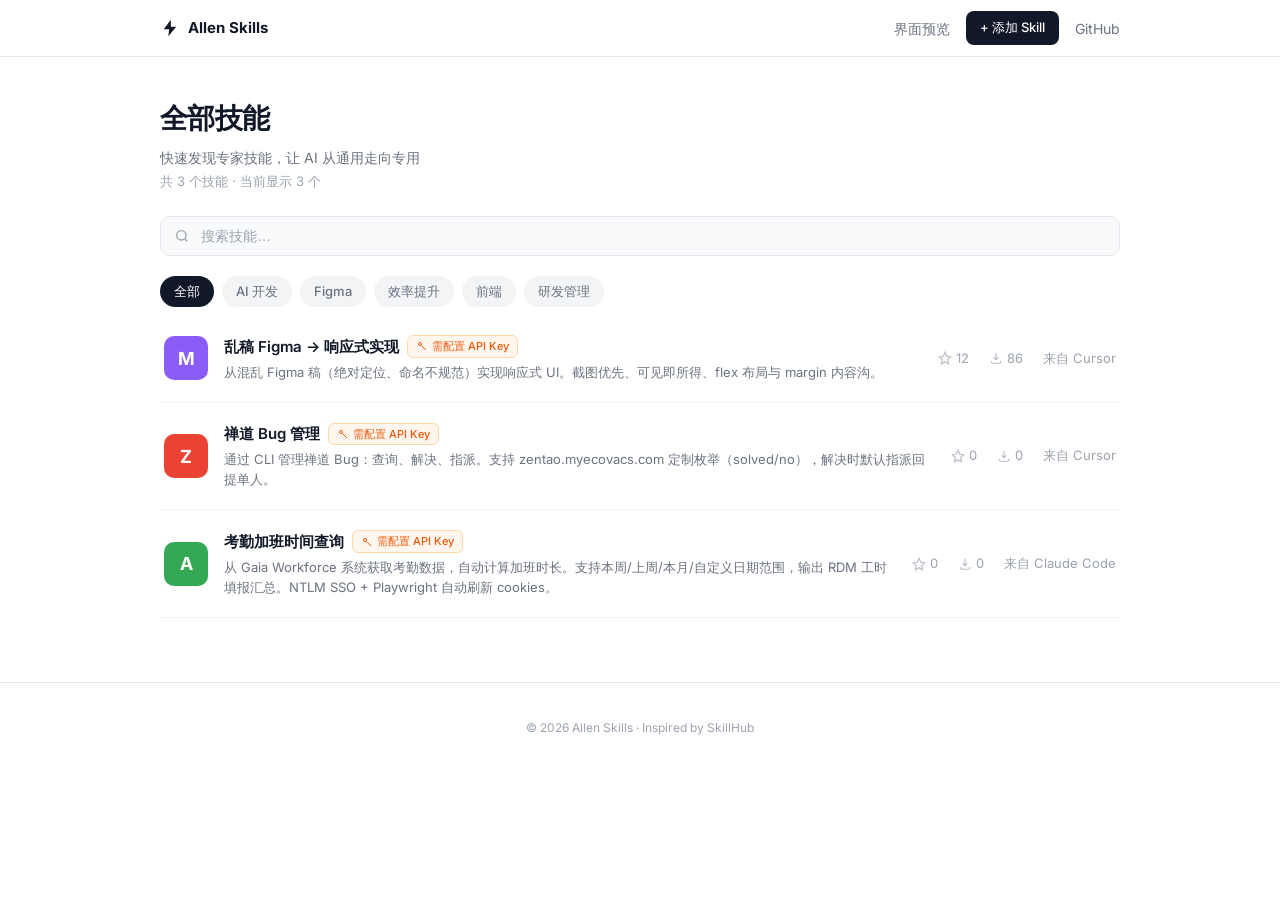
<file: index.html>
<!DOCTYPE html>
<html lang="zh-CN">
<head>
  <meta charset="UTF-8" />
  <meta name="viewport" content="width=device-width, initial-scale=1.0" />
  <title>Allen Skills — Cursor Agent 技能库</title>
  <meta name="description" content="快速发现专家技能，让 AI 从通用走向专用" />
  <link rel="preconnect" href="https://fonts.googleapis.com" />
  <link rel="preconnect" href="https://fonts.gstatic.com" crossorigin />
  <link href="https://fonts.googleapis.com/css2?family=Inter:wght@400;500;600;700&display=swap" rel="stylesheet" />
  <link rel="stylesheet" href="assets/style.css" />
</head>
<body>
  <header class="site-header">
    <div class="container header-inner">
      <a class="brand" href="./">
        <svg class="brand-icon" viewBox="0 0 24 24" fill="none" aria-hidden="true">
          <path d="M13 2L4.5 13.5H11L10 22L19.5 10.5H13L13 2Z" fill="currentColor"/>
        </svg>
        <span class="brand-text">Allen Skills</span>
      </a>
      <div class="header-actions">
        <a href="./previews/" class="header-link">界面预览</a>
        <a href="https://github.com/zwxallen818/cursor-skills" class="btn-publish" target="_blank" rel="noopener">+ 添加 Skill</a>
        <a href="https://github.com/zwxallen818/cursor-skills" class="header-link" target="_blank" rel="noopener">GitHub</a>
      </div>
    </div>
  </header>

  <main class="main-content">
    <div class="container">
      <section class="page-head">
        <h1 class="page-title">全部技能</h1>
        <p class="page-subtitle" id="hero-subtitle">快速发现专家技能，让 AI 从通用走向专用</p>
        <p class="page-count" id="hero-count"></p>
        <div class="search-wrap">
          <svg class="search-icon" viewBox="0 0 24 24" fill="none" stroke="currentColor" stroke-width="2">
            <circle cx="11" cy="11" r="7"></circle>
            <path d="M20 20l-3.5-3.5"></path>
          </svg>
          <input id="search-input" type="search" placeholder="搜索技能…" autocomplete="off" />
        </div>
        <div class="category-tabs" id="category-tabs" role="tablist" aria-label="技能分类"></div>
      </section>

      <section class="skills-section">
        <div id="skills-list" class="skills-list" role="list"></div>
        <div id="empty-state" class="empty-state hidden">
          <p>没有找到匹配的技能</p>
          <button type="button" class="btn-text" id="clear-filters">清除筛选</button>
        </div>
      </section>
    </div>
  </main>

  <footer class="site-footer">
    <div class="container footer-inner">
      <p>© <span id="year"></span> Allen Skills · Inspired by SkillHub</p>
    </div>
  </footer>

  <script src="assets/app.js"></script>
</body>
</html>
</file>
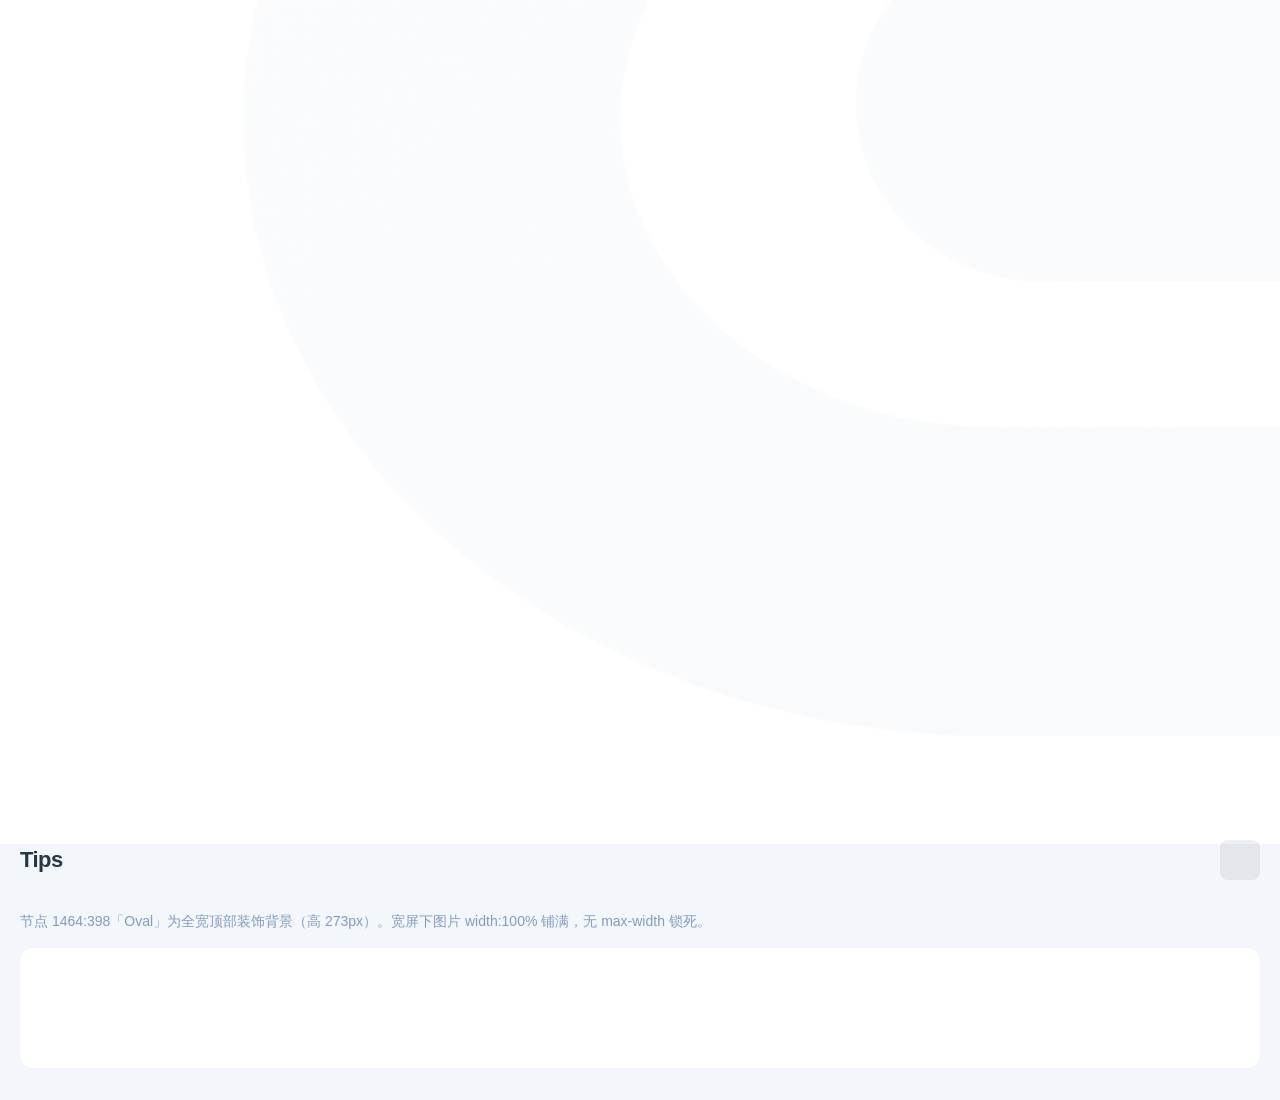
<file: global-app-header-oval/index.html>
<!DOCTYPE html>
<html lang="zh-CN">
  <head>
    <meta charset="UTF-8" />
    <meta
      name="viewport"
      content="width=device-width, initial-scale=1.0, viewport-fit=cover"
    />
    <title>Header Oval · Global APP</title>
    <!-- messy-figma-responsive · 1464:398 · 414×273 · 全宽装饰顶区 -->
    <style>
      :root {
        --oval-h: 273px;
        --page-bg: #f3f6fa;
        --grad-fallback: linear-gradient(
          145deg,
          #dce3ef 0%,
          #ecf0f7 100%
        );
        --mx: 20px;
        --font: -apple-system, BlinkMacSystemFont, "SF Pro", "PingFang SC",
          sans-serif;
      }

      * {
        box-sizing: border-box;
        margin: 0;
        padding: 0;
      }

      body {
        font-family: var(--font);
        background: var(--page-bg);
        color: #253746;
      }

      .page {
        width: 100%;
        max-width: none;
        min-height: 100vh;
      }

      /* full-bleed · 装饰顶图随屏拉宽，禁止锁 414 */
      .oval-header {
        position: relative;
        width: 100%;
        max-width: none;
        min-height: var(--oval-h);
        background: #fff var(--grad-fallback);
        overflow: hidden;
        line-height: 0;
      }

      .oval-header__img {
        display: block;
        width: 100%;
        height: auto;
        min-height: var(--oval-h);
        object-fit: cover;
        object-position: top center;
      }

      /* 演示：沟内文案叠在装饰区下方（与 Tips 顶栏用法一致） */
      .demo-body {
        padding: 0 var(--mx) 32px;
        width: 100%;
        max-width: none;
      }

      .demo-bar {
        display: flex;
        align-items: center;
        margin-top: -12px;
        position: relative;
        z-index: 1;
        min-height: 55px;
      }

      .demo-bar__title {
        font-size: 22px;
        font-weight: 700;
        letter-spacing: -0.528px;
      }

      .demo-bar__spacer {
        margin-left: auto;
        width: 40px;
        height: 40px;
        border-radius: 8px;
        background: rgba(37, 55, 70, 0.08);
      }

      .demo-note {
        margin-top: 24px;
        font-size: 14px;
        line-height: 1.5;
        color: #849cbc;
      }

      .demo-content {
        margin-top: 16px;
        height: 120px;
        border-radius: 14px;
        background: #fff;
      }
    </style>
  </head>
  <body>
    <div class="page" data-node-id="1464:398">
      <header class="oval-header" aria-hidden="true" data-layout="full-bleed">
        <img
          class="oval-header__img slice-img"
          src="assets/oval-header.png"
          alt=""
          width="414"
          height="273"
        />
      </header>

      <div class="demo-body">
        <div class="demo-bar" data-layout="cluster-lr">
          <h1 class="demo-bar__title">Tips</h1>
          <div class="demo-bar__spacer" aria-hidden="true"></div>
        </div>
        <p class="demo-note">
          节点 1464:398「Oval」为全宽顶部装饰背景（高 273px）。宽屏下图片
          width:100% 铺满，无 max-width 锁死。
        </p>
        <div class="demo-content" aria-hidden="true"></div>
      </div>
    </div>
  </body>
</html>
</file>
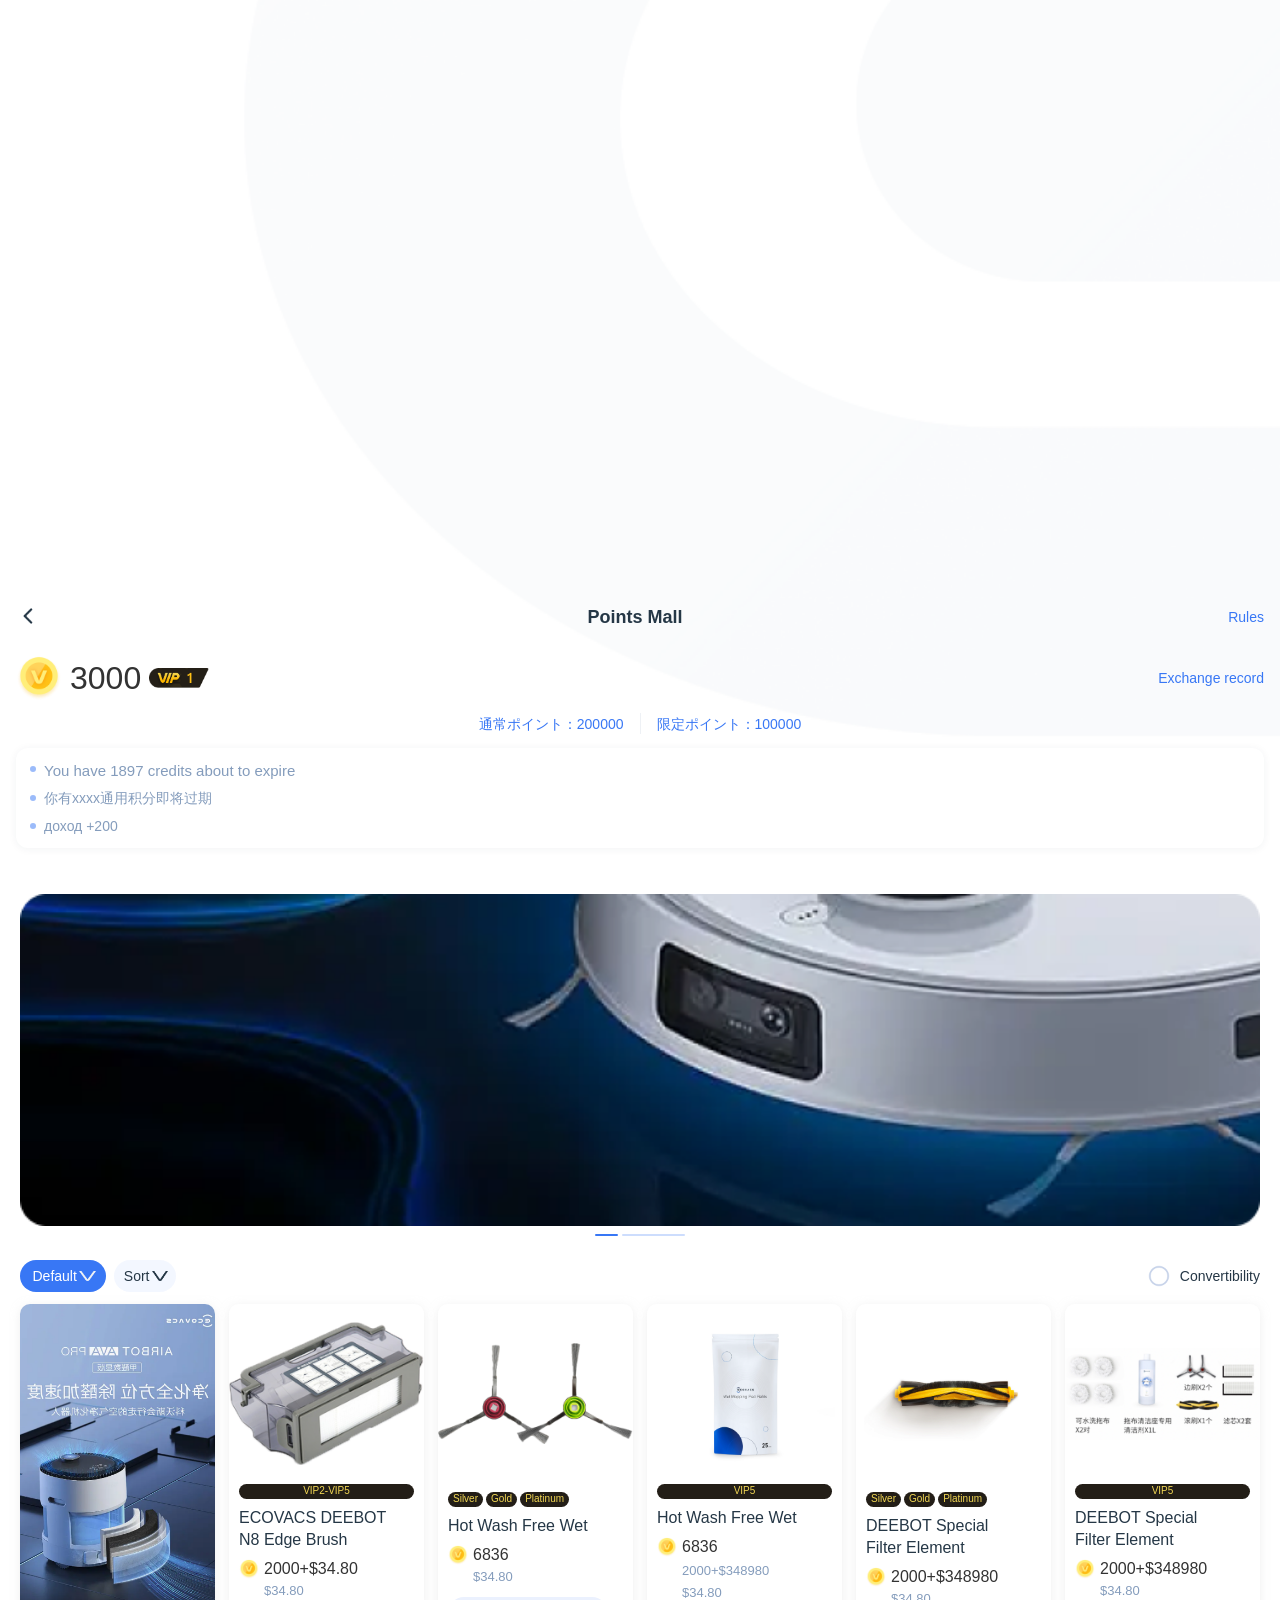
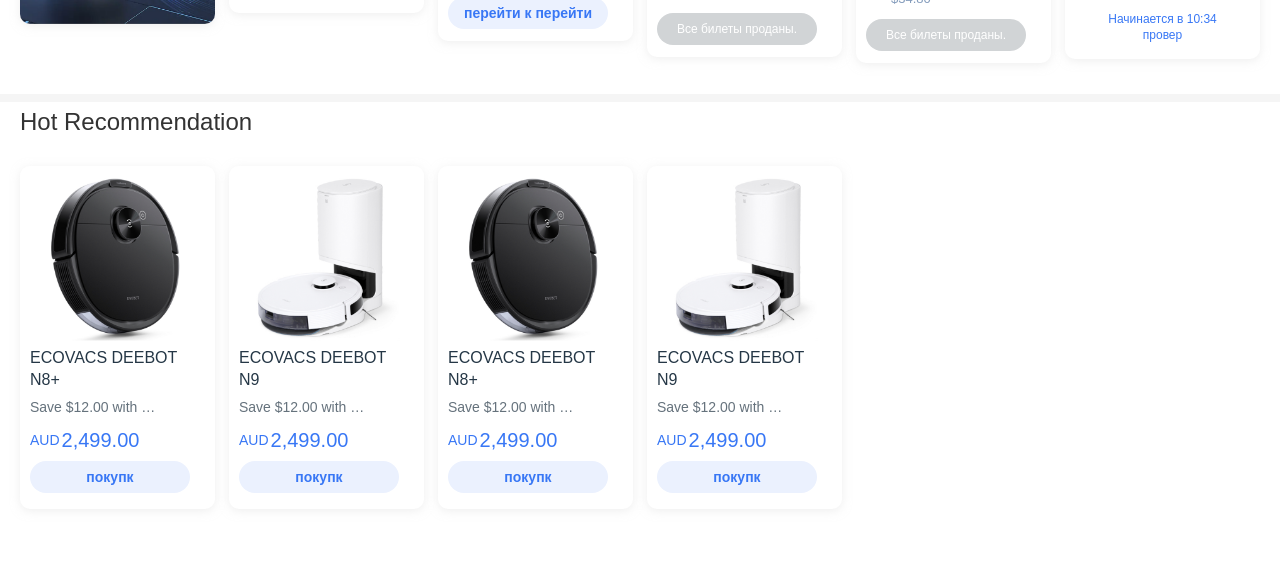
<file: global-app-points-mall/index.html>
<!DOCTYPE html>
<html lang="zh-CN">
  <head>
    <meta charset="UTF-8" />
    <meta
      name="viewport"
      content="width=device-width, initial-scale=1.0, viewport-fit=cover"
    />
    <title>Points Mall · Global APP</title>
    <!-- messy-figma-responsive · 1464:396 · 414×2489 -->
    <style>
      :root {
        --evs-black: #253746;
        --evs-blue: #3877f5;
        --muted: #849cbc;
        --text-dark: #333333;
        --divider: #eef1f5;
        --section-bg: #f5f5f5;
        --page-bg: #ffffff;
        --chip-inactive-bg: rgba(169, 196, 255, 0.14);
        --btn-ghost-bg: #ebf1fe;
        --font: -apple-system, BlinkMacSystemFont, "SF Pro", "PingFang SC",
          sans-serif;
        --mx: 16px;
        --gutter: 20px;
        --col-gap: 14px;
        --card-min: 180px;
        --tag-bg: #231e17;
        --tag-gold: linear-gradient(180deg, #f3d854 0%, #ffb800 100%);
        --btn-disabled-bg: #d1d4d6;
        --oval-h: 273px;
        /* 1464:409 Status 不实现，布局扣除其高度 */
        --status-bar-h: 49px;
        --fw-semibold: 600;
        --fw-medium: 500;
        --fw-regular: 400;
      }

      * {
        box-sizing: border-box;
        margin: 0;
        padding: 0;
      }

      body {
        font-family: var(--font);
        color: var(--evs-black);
        background: var(--page-bg);
      }

      .page {
        width: 100%;
        max-width: none;
        min-height: 100vh;
        background: var(--page-bg);
      }

      .oval-header {
        width: 100%;
        line-height: 0;
        overflow: hidden;
      }

      .oval-header__img {
        display: block;
        width: 100%;
        height: auto;
        min-height: var(--oval-h);
        object-fit: cover;
        object-position: top center;
      }

      .hero-zone {
        position: relative;
        padding: 0 var(--mx);
        margin-top: calc(-200px - var(--status-bar-h));
        z-index: 1;
      }

      .nav-row {
        display: flex;
        align-items: center;
        min-height: 44px;
        padding-top: env(safe-area-inset-top, 0);
      }

      .nav-row__back {
        border: 0;
        background: transparent;
        padding: 0;
        cursor: pointer;
        flex-shrink: 0;
      }

      .nav-row__title {
        flex: 1;
        text-align: center;
        font-size: 18px;
        font-weight: var(--fw-semibold);
        color: var(--evs-black);
        margin: 0 8px;
      }

      .nav-row__rules {
        font-size: 14px;
        color: var(--evs-blue);
        text-decoration: none;
        flex-shrink: 0;
        line-height: 16px;
      }

      .points-row {
        display: flex;
        align-items: center;
        margin-top: 16px;
        gap: 8px;
      }

      .points-row__icon.slice-img {
        height: 46px;
        width: auto;
        flex-shrink: 0;
      }

      .points-row__value {
        font-size: 32px;
        font-weight: var(--fw-medium);
        line-height: 28px;
        color: var(--text-dark);
      }

      .points-row__badge.slice-img {
        height: 20px;
        width: auto;
      }

      .points-row__link {
        margin-left: auto;
        font-size: 14px;
        color: var(--evs-blue);
        text-decoration: none;
        white-space: nowrap;
      }

      .sub-points {
        display: flex;
        align-items: center;
        justify-content: center;
        gap: 16px;
        margin-top: 12px;
        font-size: 14px;
        color: var(--evs-blue);
        line-height: 20px;
      }

      .sub-points__sep {
        width: 1px;
        height: 21px;
        background: var(--divider);
      }

      .notice {
        margin-top: 14px;
        background: #fff;
        border-radius: 12px;
        padding: 12px 14px;
        box-shadow: 0 1px 8px rgba(37, 55, 70, 0.06);
      }

      .notice__line {
        display: flex;
        align-items: flex-start;
        gap: 8px;
        font-size: 14px;
        color: var(--muted);
        line-height: 1.4;
        margin-bottom: 8px;
      }

      .notice__line:last-child {
        margin-bottom: 0;
      }

      .notice__line::before {
        content: "";
        width: 6px;
        height: 6px;
        border-radius: 50%;
        background: var(--evs-blue);
        opacity: 0.5;
        margin-top: 6px;
        flex-shrink: 0;
      }

      .notice__line--en {
        font-size: 15px;
      }

      .main {
        margin-top: 20px;
        background: #fff;
        border-radius: 20px 20px 0 0;
        padding-bottom: 32px;
        width: 100%;
      }

      .banner-wrap {
        padding: 26px var(--gutter) 0;
      }

      .banner-wrap__img {
        display: block;
        width: 100%;
        height: auto;
        border-radius: 8px;
      }

      .banner-dots {
        display: flex;
        justify-content: center;
        gap: 4px;
        margin-top: 8px;
      }

      .banner-dots span {
        display: block;
        height: 2px;
        border-radius: 1px;
        background: rgba(56, 119, 245, 0.25);
      }

      .banner-dots span:first-child {
        width: 23px;
        background: var(--evs-blue);
      }

      .banner-dots span:last-child {
        width: 63px;
      }

      .filters {
        display: flex;
        align-items: center;
        flex-wrap: wrap;
        gap: 8px;
        padding: 24px var(--gutter) 12px;
        width: 100%;
      }

      .filter-pill {
        display: inline-flex;
        align-items: center;
        justify-content: center;
        gap: 2px;
        box-sizing: border-box;
        height: 32px;
        border-radius: 16px;
        border: 0;
        font-family: inherit;
        font-size: 14px;
        line-height: 20px;
        font-weight: var(--fw-medium);
        cursor: pointer;
        flex-shrink: 0;
      }

      .filter-pill--primary {
        background: var(--evs-blue);
        color: #fff;
        padding: 0 8px 0 10px;
        min-width: 86px;
      }

      .filter-pill--sort {
        background: var(--chip-inactive-bg);
        color: var(--evs-black);
        padding: 0 6px 0 8px;
        width: 62px;
      }

      /* 1464:451/465 热区 20×20，箭头图形约 10×6（@3x PNG 30×18） */
      .filter-pill__chevron {
        height: 10px;
        width: auto;
        flex-shrink: 0;
      }

      .filter-convert {
        margin-left: auto;
        display: flex;
        align-items: center;
        gap: 6px;
        font-size: 14px;
        color: var(--evs-black);
      }

      .filter-convert .slice-img {
        height: 30px;
        width: auto;
      }

      /* 上下两区共用列轨：414 = 20 + 180 + 14 + 180 + 20 */
      .mall-columns .card-grid {
        display: grid;
        grid-template-columns: repeat(2, minmax(0, 1fr));
        column-gap: var(--col-gap);
        row-gap: var(--col-gap);
        padding-inline: var(--gutter);
        width: 100%;
        box-sizing: border-box;
      }

      @media (min-width: 640px) {
        .mall-columns .card-grid {
          grid-template-columns: repeat(
            auto-fill,
            minmax(var(--card-min), 1fr)
          );
        }
      }

      .product-card,
      .hot-card {
        min-width: 0;
      }

      .product-card__shell,
      .hot-card__shell {
        width: 100%;
        background: #fff;
        border-radius: 10px;
        box-shadow: 0 2px 10px rgba(224, 224, 224, 0.5);
        overflow: hidden;
        display: flex;
        flex-direction: column;
        box-sizing: border-box;
      }

      .product-card__media,
      .hot-card__media {
        flex: 0 0 180px;
        width: 100%;
        height: 180px;
        background: #fff;
        overflow: hidden;
      }

      .product-card__media--hero {
        flex: 0 0 320px;
        height: 320px;
      }

      .product-card__media img,
      .hot-card__media img {
        display: block;
        width: 100%;
        height: 100%;
        object-fit: contain;
        object-position: center;
      }

      .product-card__media--hero img {
        object-fit: cover;
        object-position: center;
      }

      .product-card__body {
        flex: 1 1 auto;
        display: flex;
        flex-direction: column;
        padding: 0 10px 12px;
        box-sizing: border-box;
      }

      .product-tags {
        display: flex;
        flex-wrap: wrap;
        gap: 3px;
        margin-top: 8px;
      }

      .product-tag {
        display: inline-flex;
        align-items: center;
        justify-content: center;
        height: 15px;
        padding: 0 5px;
        border-radius: 7.5px;
        background-color: var(--tag-bg);
        font-size: 10px;
        font-weight: var(--fw-medium);
        line-height: 14px;
        color: #f3d854;
      }

      .product-tag--vip {
        min-width: 56px;
      }

      .product-card__title {
        margin-top: 8px;
        width: 160px;
        min-height: 22px;
        font-size: 16px;
        font-weight: var(--fw-medium);
        line-height: 22px;
        color: var(--evs-black);
      }

      .product-card__title--tall {
        min-height: 44px;
      }

      .product-points {
        display: flex;
        align-items: center;
        gap: 5px;
        margin-top: 8px;
      }

      .product-points__icon {
        height: 20px;
        width: auto;
        flex-shrink: 0;
      }

      .product-points__main {
        font-size: 16px;
        font-weight: var(--fw-medium);
        line-height: 20px;
        color: var(--text-dark);
      }

      .product-card__subprice {
        margin-top: 2px;
        margin-left: 25px;
        font-size: 13px;
        font-weight: var(--fw-regular);
        line-height: 20px;
        color: var(--muted);
      }

      .product-card__subprice--combo {
        margin-left: 25px;
        margin-top: 4px;
      }

      .product-card__btn {
        margin-top: 10px;
        width: 160px;
        max-width: 100%;
        height: 32px;
        border: 0;
        border-radius: 16px;
        font-size: 14px;
        font-weight: var(--fw-semibold);
        line-height: 20px;
        font-family: inherit;
        cursor: pointer;
        display: flex;
        align-items: center;
        justify-content: center;
        flex-shrink: 0;
      }

      .product-card__btn--primary {
        background: var(--btn-ghost-bg);
        color: var(--evs-blue);
      }

      .product-card__btn--disabled {
        background: var(--btn-disabled-bg);
        color: #fff;
        font-size: 12px;
        font-weight: var(--fw-regular);
        cursor: default;
      }

      .product-card__footer {
        margin-top: 10px;
        padding-bottom: 4px;
        text-align: center;
        font-size: 12px;
        line-height: 16px;
        color: var(--evs-blue);
      }

      .product-card__footer a {
        color: var(--evs-blue);
        text-decoration: none;
      }

      .section-gap {
        height: 8px;
        background: var(--section-bg);
        width: 100%;
        margin: 31px 0 0;
      }

      .section-title {
        font-size: 24px;
        font-weight: var(--fw-medium);
        line-height: 22px;
        color: var(--text-dark);
        padding: 9px var(--gutter) 16px;
      }

      .hot-block {
        width: 100%;
        background: var(--page-bg);
      }

      .hot-grid {
        row-gap: 16px;
        padding-top: 17px;
        padding-bottom: 32px;
      }

      .hot-card__shell {
        height: 343px;
      }

      .hot-card:nth-child(odd) .hot-card__media img {
        object-position: center top;
      }

      .hot-card__body {
        flex: 1 1 auto;
        min-height: 0;
        display: flex;
        flex-direction: column;
        padding: 0 10px 16px;
        box-sizing: border-box;
      }

      .hot-card__title {
        margin-top: 1px;
        width: 160px;
        min-height: 44px;
        font-size: 16px;
        font-weight: var(--fw-medium);
        line-height: 22px;
        color: var(--evs-black);
        display: -webkit-box;
        -webkit-line-clamp: 2;
        -webkit-box-orient: vertical;
        overflow: hidden;
        word-break: break-word;
      }

      .hot-card__sub {
        margin-top: 5px;
        max-width: 157px;
        font-size: 14px;
        font-weight: var(--fw-regular);
        line-height: 22px;
        color: var(--evs-black);
        opacity: 0.7;
        overflow: hidden;
        text-overflow: ellipsis;
        white-space: nowrap;
      }

      .hot-card__price-row {
        display: flex;
        align-items: flex-start;
        gap: 2px;
        margin-top: 11px;
      }

      .hot-card__aud {
        font-size: 14px;
        font-weight: var(--fw-medium);
        line-height: 22px;
        color: var(--evs-blue);
        position: relative;
        top: 3px;
      }

      .hot-card__price {
        font-size: 20px;
        font-weight: var(--fw-medium);
        line-height: 28px;
        color: var(--evs-blue);
      }

      .hot-card__btn {
        margin-top: 7px;
        width: 160px;
        max-width: 100%;
        height: 32px;
        border: 0;
        border-radius: 16px;
        background: var(--btn-ghost-bg);
        color: var(--evs-blue);
        font-size: 14px;
        font-weight: var(--fw-semibold);
        line-height: 20px;
        font-family: inherit;
        cursor: pointer;
        display: flex;
        align-items: center;
        justify-content: center;
        flex-shrink: 0;
      }
    </style>
  </head>
  <body>
    <div class="page" data-node-id="1464:396">
      <header class="oval-header" data-layout="full-bleed">
        <img
          class="oval-header__img"
          src="assets/oval-header.png"
          alt=""
          width="414"
          height="273"
        />
      </header>

      <div class="hero-zone">
        <header class="nav-row" data-layout="cluster-lr">
          <button type="button" class="nav-row__back" aria-label="返回">
            <img
              class="slice-img"
              src="assets/icon-back.png"
              alt=""
              height="26"
            />
          </button>
          <h1 class="nav-row__title" data-node-id="1464:407">Points Mall</h1>
          <a href="#" class="nav-row__rules" data-node-id="1464:413">Rules</a>
        </header>

        <div class="points-row">
          <img
            class="points-row__icon slice-img"
            src="assets/icon-points.png"
            alt=""
            height="46"
          />
          <span class="points-row__value" data-node-id="1464:414">3000</span>
          <img
            class="points-row__badge slice-img"
            src="assets/badge-vip.png"
            alt="VIP 1"
            height="20"
          />
          <a href="#" class="points-row__link" data-node-id="1464:416"
            >Exchange record</a
          >
        </div>

        <div class="sub-points" data-node-id="1582:5193">
          <span data-node-id="1582:5195">通常ポイント：200000</span>
          <span class="sub-points__sep" aria-hidden="true"></span>
          <span data-node-id="1582:5194">限定ポイント：100000</span>
        </div>

        <aside class="notice" data-node-id="1601:914">
          <p class="notice__line notice__line--en">
            You have 1897 credits about to expire
          </p>
          <p class="notice__line">你有xxxx通用积分即将过期</p>
          <p class="notice__line">доход +200</p>
        </aside>
      </div>

      <main class="main">
        <section class="banner-wrap" data-layout="gutter">
          <img
            class="banner-wrap__img"
            src="assets/banner.png"
            alt=""
            width="374"
            height="100"
          />
          <div class="banner-dots" aria-hidden="true">
            <span></span><span></span>
          </div>
        </section>

        <div class="filters" data-layout="gutter">
          <button type="button" class="filter-pill filter-pill--primary">
            Default
            <img
              class="filter-pill__chevron slice-img"
              src="assets/icon-chevron-light.png"
              alt=""
              height="10"
            />
          </button>
          <button type="button" class="filter-pill filter-pill--sort">
            Sort
            <img
              class="filter-pill__chevron slice-img"
              src="assets/icon-chevron-dark.png"
              alt=""
              height="10"
            />
          </button>
          <label class="filter-convert">
            <img
              class="slice-img"
              src="assets/icon-checkbox.png"
              alt=""
              height="30"
            />
            <span data-node-id="1464:690">Convertibility</span>
          </label>
        </div>

        <div class="mall-columns">
          <section class="product-grid card-grid" aria-label="积分兑换">
            <article class="product-card product-card--hero" data-node-id="1464:727">
              <div class="product-card__shell">
                <div class="product-card__media product-card__media--hero">
                  <img src="assets/product-hero-photo.png" alt="" />
                </div>
              </div>
            </article>
            <article class="product-card" data-node-id="1464:469">
              <div class="product-card__shell">
                <div class="product-card__media">
                  <img src="assets/product-photo-brush.png" alt="" />
                </div>
                <div class="product-card__body">
                  <span class="product-tag product-tag--vip" data-node-id="1464:499"
                    >VIP2-VIP5</span
                  >
                  <p class="product-card__title product-card__title--tall" data-node-id="1464:477">
                    ECOVACS DEEBOT N8 Edge Brush
                  </p>
                  <div class="product-points">
                    <img
                      class="product-points__icon slice-img"
                      src="assets/icon-points-coin.png"
                      alt=""
                      height="20"
                    />
                    <span class="product-points__main" data-node-id="1464:478"
                      >2000+$34.80</span
                    >
                  </div>
                  <p class="product-card__subprice" data-node-id="1464:479">$34.80</p>
                </div>
              </div>
            </article>
            <article class="product-card" data-node-id="1464:500">
              <div class="product-card__shell">
                <div class="product-card__media">
                  <img src="assets/product-photo-wash.png" alt="" />
                </div>
                <div class="product-card__body">
                  <div class="product-tags">
                    <span class="product-tag" data-node-id="1464:533">Silver</span>
                    <span class="product-tag" data-node-id="12986:12661">Gold</span>
                    <span class="product-tag" data-node-id="12986:12664">Platinum</span>
                  </div>
                  <p class="product-card__title" data-node-id="1464:513">Hot Wash Free Wet</p>
                  <div class="product-points">
                    <img
                      class="product-points__icon slice-img"
                      src="assets/icon-points-coin.png"
                      alt=""
                      height="20"
                    />
                    <span class="product-points__main" data-node-id="1464:514">6836</span>
                  </div>
                  <p class="product-card__subprice" data-node-id="1464:515">$34.80</p>
                  <button type="button" class="product-card__btn product-card__btn--primary" data-node-id="1464:508">
                    перейти к перейти
                  </button>
                </div>
              </div>
            </article>
            <article class="product-card" data-node-id="1464:534">
              <div class="product-card__shell">
                <div class="product-card__media">
                  <img src="assets/product-photo-pouch.png" alt="" />
                </div>
                <div class="product-card__body">
                  <span class="product-tag" data-node-id="1464:574">VIP5</span>
                  <p class="product-card__title" data-node-id="1464:545">Hot Wash Free Wet</p>
                  <div class="product-points">
                    <img
                      class="product-points__icon slice-img"
                      src="assets/icon-points-coin.png"
                      alt=""
                      height="20"
                    />
                    <span class="product-points__main" data-node-id="1464:546">6836</span>
                  </div>
                  <p class="product-card__subprice product-card__subprice--combo" data-node-id="1464:556">
                    2000+$348980
                  </p>
                  <p class="product-card__subprice" data-node-id="1464:547">$34.80</p>
                  <button type="button" class="product-card__btn product-card__btn--disabled" data-node-id="1464:540">
                    Все билеты проданы.
                  </button>
                </div>
              </div>
            </article>
            <article class="product-card" data-node-id="1464:575">
              <div class="product-card__shell">
                <div class="product-card__media">
                  <img src="assets/product-photo-filter.png" alt="" />
                </div>
                <div class="product-card__body">
                  <div class="product-tags">
                    <span class="product-tag" data-node-id="12986:12669">Silver</span>
                    <span class="product-tag" data-node-id="12986:12672">Gold</span>
                    <span class="product-tag" data-node-id="12986:12675">Platinum</span>
                  </div>
                  <p class="product-card__title product-card__title--tall" data-node-id="1464:586">
                    DEEBOT Special Filter Element
                  </p>
                  <div class="product-points">
                    <img
                      class="product-points__icon slice-img"
                      src="assets/icon-points-coin.png"
                      alt=""
                      height="20"
                    />
                    <span class="product-points__main" data-node-id="1464:587">2000+$348980</span>
                  </div>
                  <p class="product-card__subprice" data-node-id="1464:588">$34.80</p>
                  <button type="button" class="product-card__btn product-card__btn--disabled" data-node-id="1464:581">
                    Все билеты проданы.
                  </button>
                </div>
              </div>
            </article>
            <article class="product-card" data-node-id="1464:607">
              <div class="product-card__shell">
                <div class="product-card__media">
                  <img src="assets/product-photo-kit.png" alt="" />
                </div>
                <div class="product-card__body">
                  <span class="product-tag" data-node-id="1464:637">VIP5</span>
                  <p class="product-card__title product-card__title--tall" data-node-id="1464:617">
                    DEEBOT Special Filter Element
                  </p>
                  <div class="product-points">
                    <img
                      class="product-points__icon slice-img"
                      src="assets/icon-points-coin.png"
                      alt=""
                      height="20"
                    />
                    <span class="product-points__main" data-node-id="1464:618">2000+$348980</span>
                  </div>
                  <p class="product-card__subprice" data-node-id="1464:619">$34.80</p>
                  <div class="product-card__footer">
                    <p data-node-id="1464:611">Начинается в 10:34</p>
                    <a href="#" data-node-id="1464:612">провер</a>
                  </div>
                </div>
              </div>
            </article>
          </section>

          <div class="hot-block" id="hot-block" data-block="hot">
          <div class="section-gap" data-node-id="1464:685"></div>
          <h2 class="section-title" data-node-id="1464:686">
            Hot Recommendation
          </h2>
          <section class="hot-grid card-grid" aria-label="Hot Recommendation">
          <article class="hot-card" data-node-id="1464:638">
            <div class="hot-card__shell">
              <div class="hot-card__media">
                <img src="assets/hot-product-n8.png" alt="" />
              </div>
              <div class="hot-card__body">
                <p class="hot-card__title" data-node-id="1464:647">
                  ECOVACS DEEBOT N8+
                </p>
                <p class="hot-card__sub" data-node-id="1464:691">
                  Save $12.00 with …
                </p>
                <div class="hot-card__price-row">
                  <span class="hot-card__aud" data-node-id="1464:695">AUD</span>
                  <span class="hot-card__price" data-node-id="1464:693"
                    >2,499.00</span
                  >
                </div>
                <button type="button" class="hot-card__btn" data-node-id="1464:706">
                  покупк
                </button>
              </div>
            </div>
          </article>
          <article class="hot-card" data-node-id="1464:658">
            <div class="hot-card__shell">
              <div class="hot-card__media">
                <img src="assets/hot-product-n9.png" alt="" />
              </div>
              <div class="hot-card__body">
                <p class="hot-card__title" data-node-id="1464:670">
                  ECOVACS DEEBOT N9
                </p>
                <p class="hot-card__sub" data-node-id="1464:662">
                  Save $12.00 with …
                </p>
                <div class="hot-card__price-row">
                  <span class="hot-card__aud" data-node-id="1464:664">AUD</span>
                  <span class="hot-card__price" data-node-id="1464:663"
                    >2,499.00</span
                  >
                </div>
                <button type="button" class="hot-card__btn" data-node-id="1464:712">
                  покупк
                </button>
              </div>
            </div>
          </article>
          <article class="hot-card" data-node-id="1464:648">
            <div class="hot-card__shell">
              <div class="hot-card__media">
                <img src="assets/hot-product-n8.png" alt="" />
              </div>
              <div class="hot-card__body">
                <p class="hot-card__title" data-node-id="1464:657">
                  ECOVACS DEEBOT N8+
                </p>
                <p class="hot-card__sub" data-node-id="1464:692">
                  Save $12.00 with …
                </p>
                <div class="hot-card__price-row">
                  <span class="hot-card__aud" data-node-id="1464:696">AUD</span>
                  <span class="hot-card__price" data-node-id="1464:694"
                    >2,499.00</span
                  >
                </div>
                <button type="button" class="hot-card__btn" data-node-id="1464:711">
                  покупк
                </button>
              </div>
            </div>
          </article>
          <article class="hot-card" data-node-id="1464:671">
            <div class="hot-card__shell">
              <div class="hot-card__media">
                <img src="assets/hot-product-n9.png" alt="" />
              </div>
              <div class="hot-card__body">
                <p class="hot-card__title" data-node-id="1464:683">
                  ECOVACS DEEBOT N9
                </p>
                <p class="hot-card__sub" data-node-id="1464:675">
                  Save $12.00 with …
                </p>
                <div class="hot-card__price-row">
                  <span class="hot-card__aud" data-node-id="1464:677">AUD</span>
                  <span class="hot-card__price" data-node-id="1464:676"
                    >2,499.00</span
                  >
                </div>
                <button type="button" class="hot-card__btn" data-node-id="1464:716">
                  покупк
                </button>
              </div>
            </div>
          </article>
          </section>
          </div>
        </div>
      </main>
    </div>
  </body>
</html>
</file>
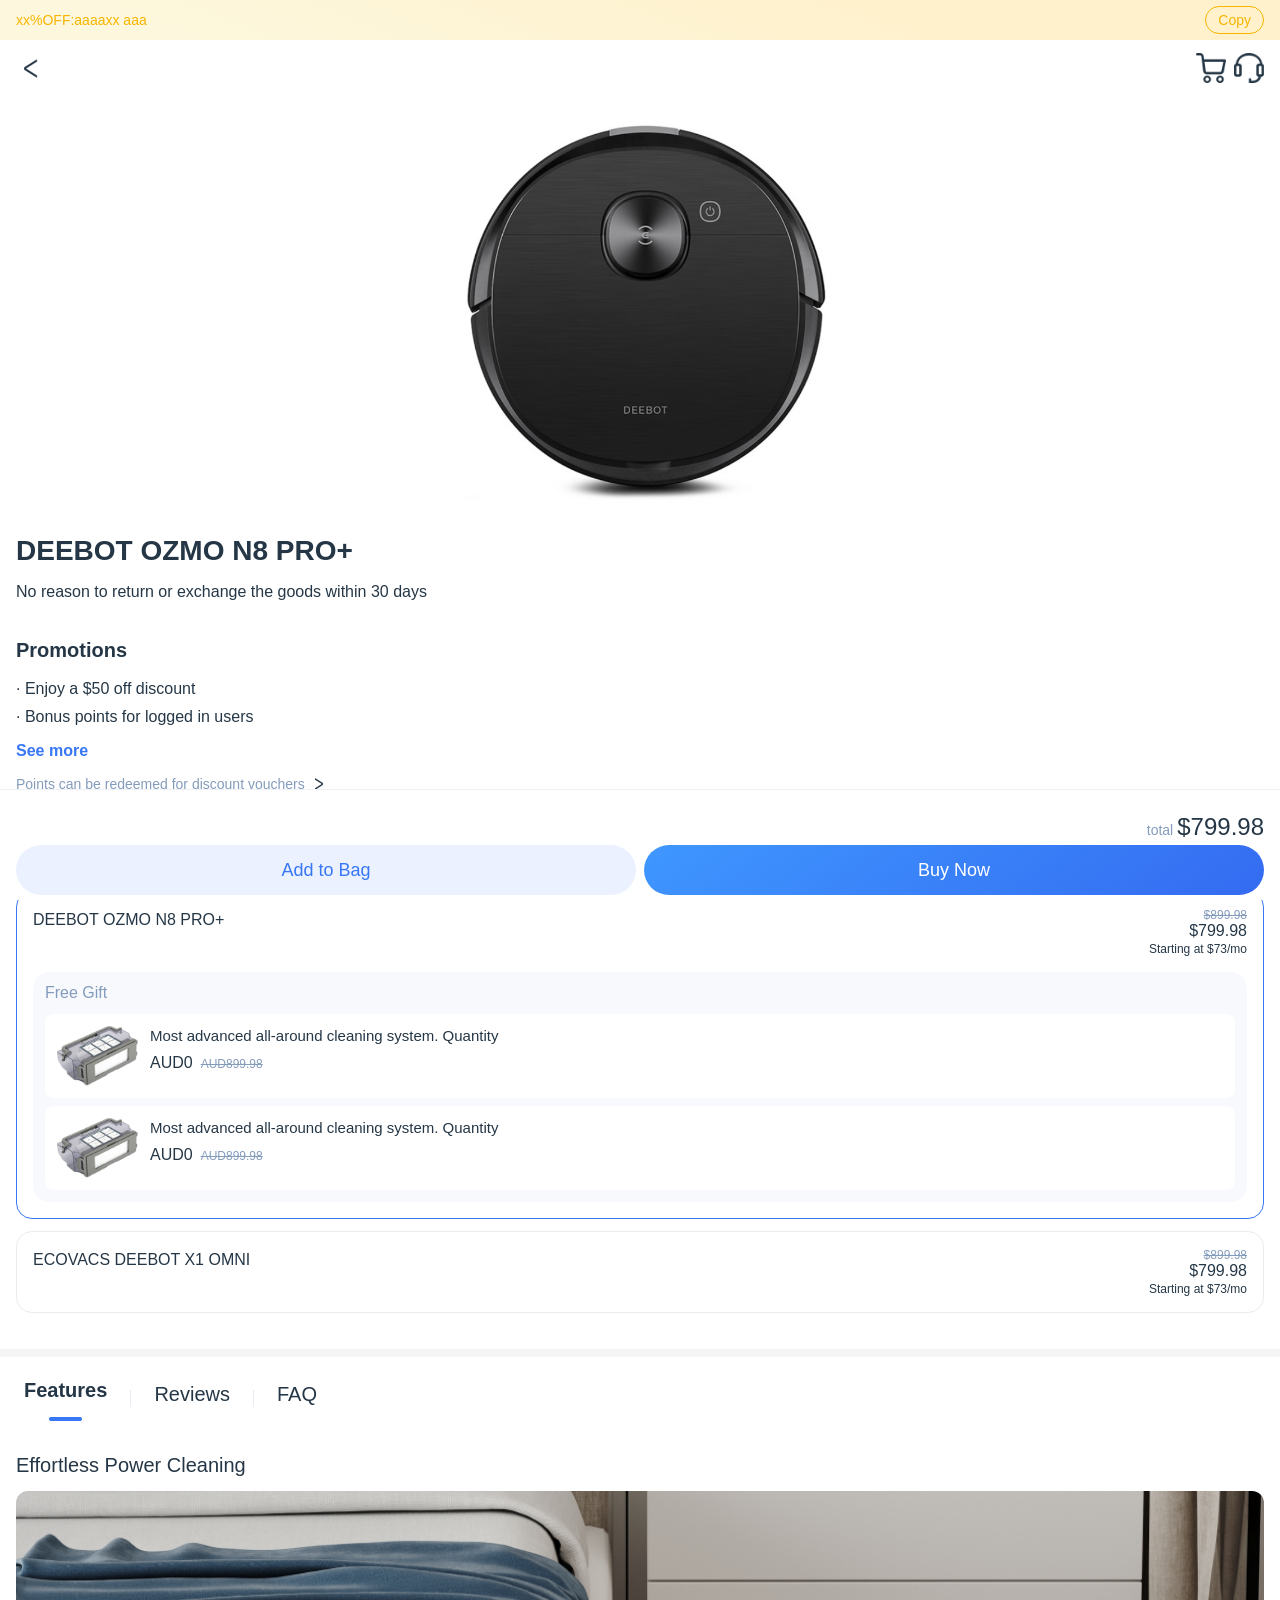
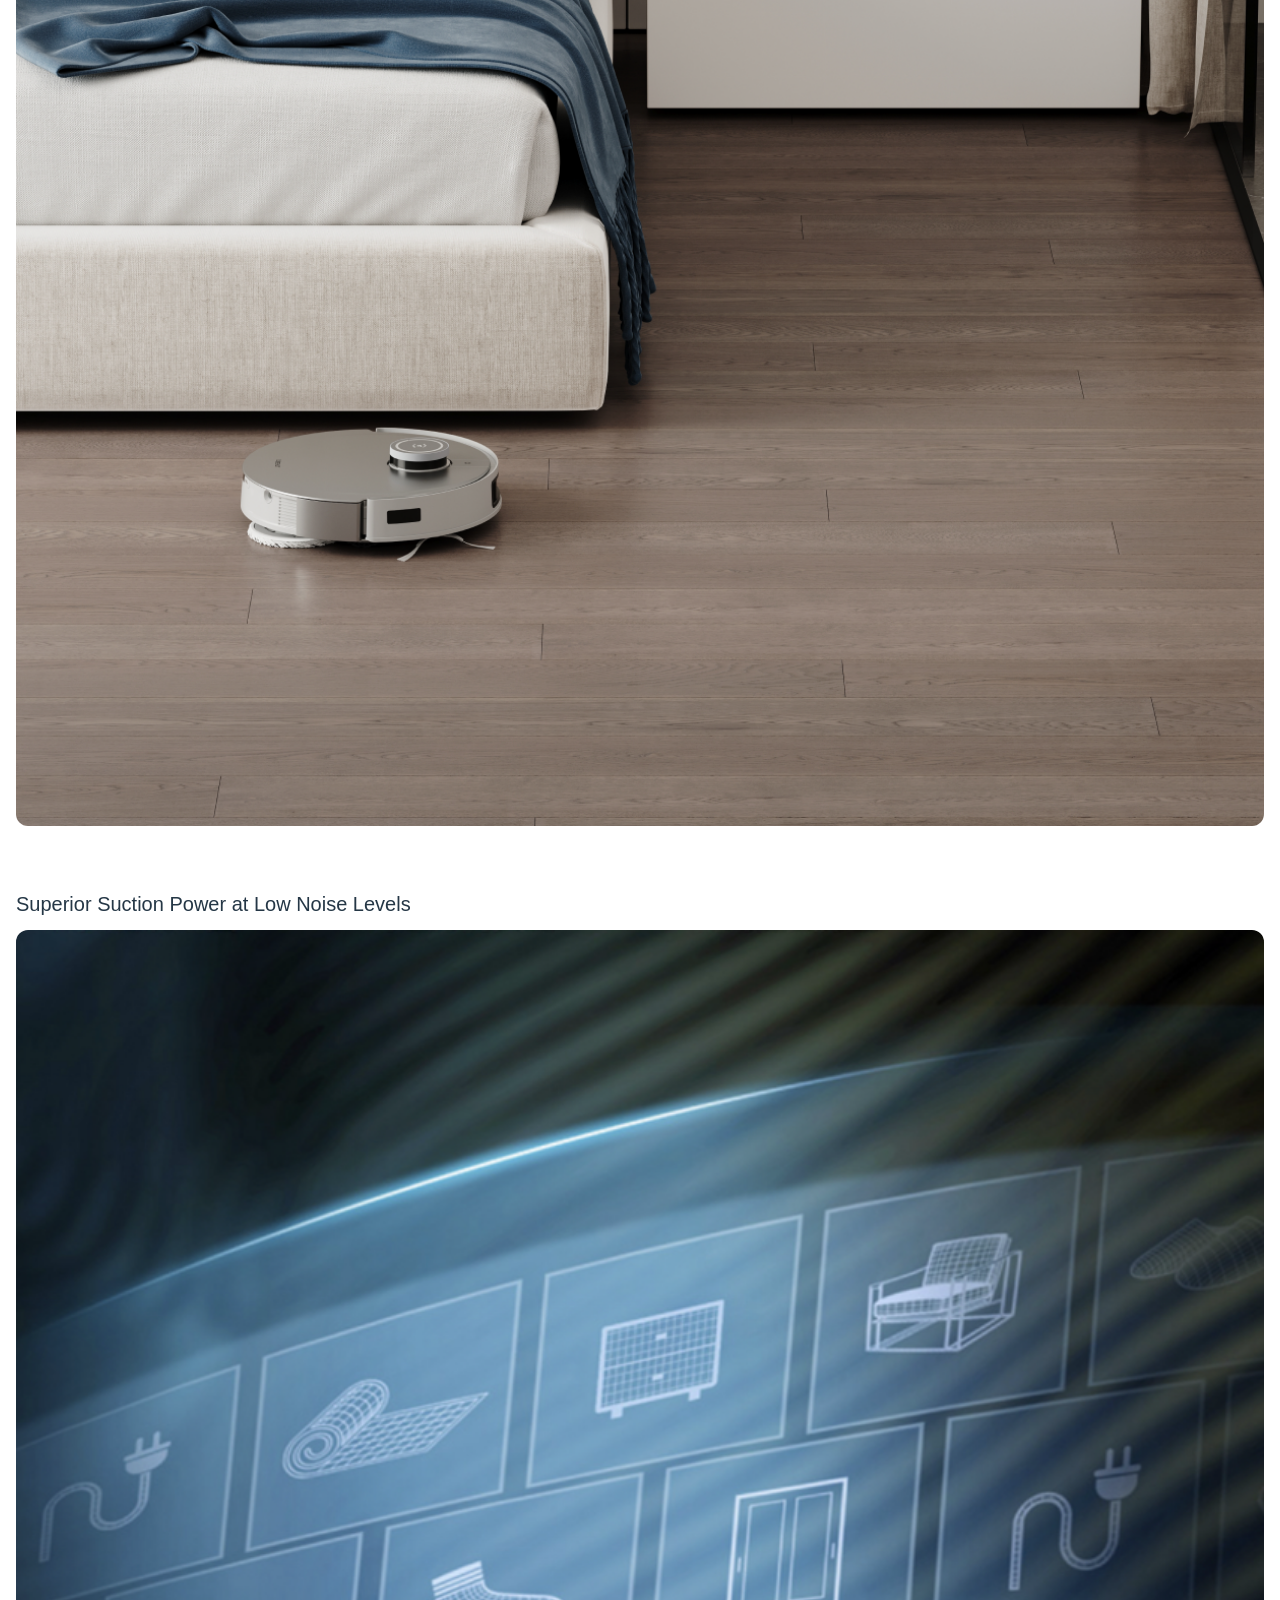
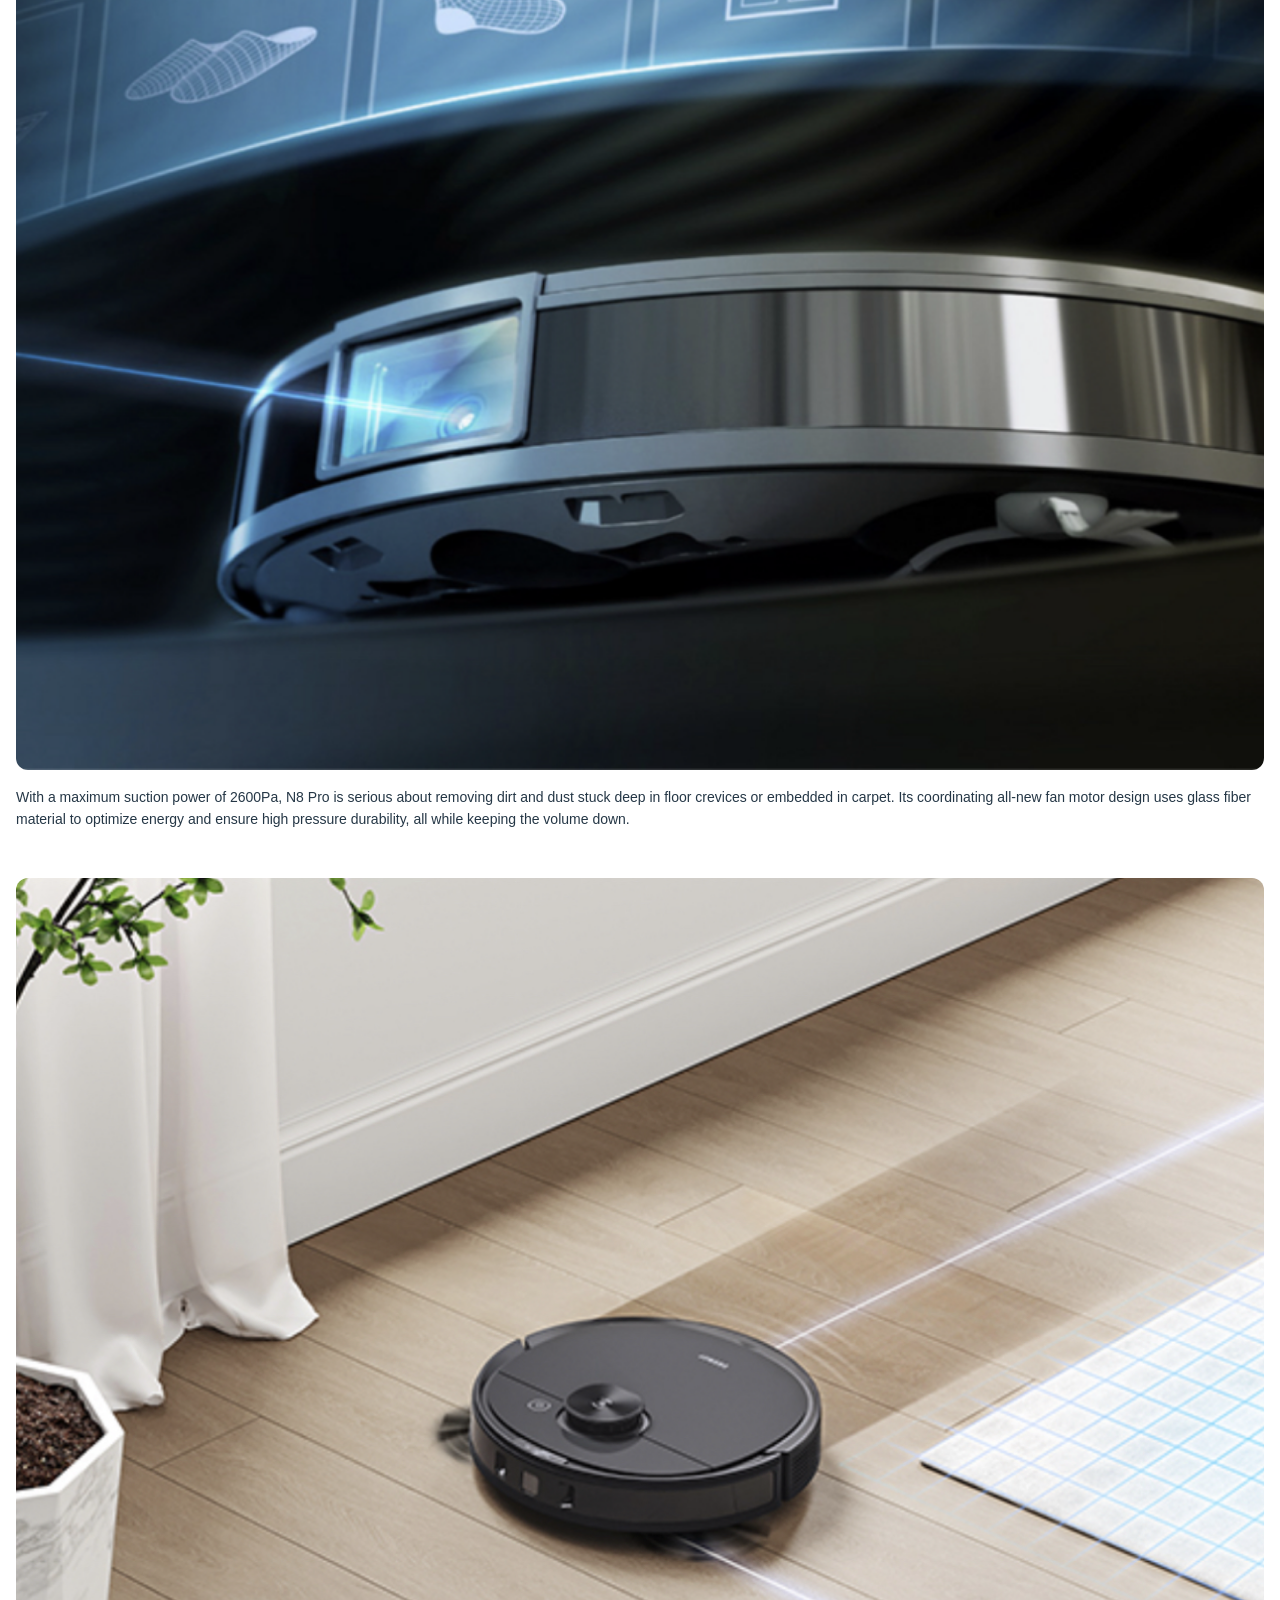
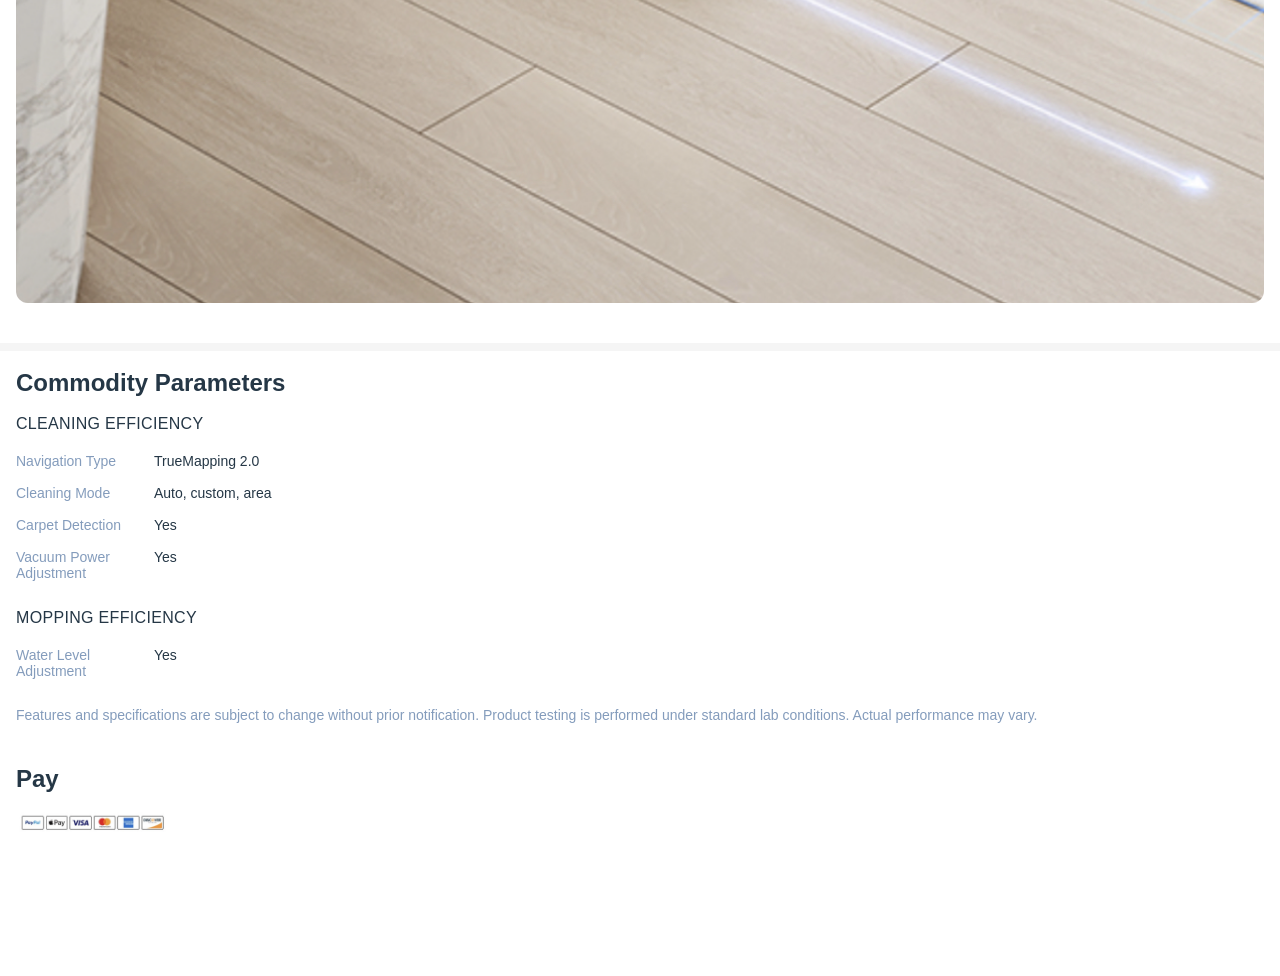
<file: global-app-product-detail/index.html>
<!DOCTYPE html>
<html lang="en">
  <head>
    <meta charset="UTF-8" />
    <meta
      name="viewport"
      content="width=device-width, initial-scale=1.0, viewport-fit=cover"
    />
    <title>DEEBOT OZMO N8 PRO+ · Product Detail</title>
    <!-- messy-figma-responsive · 8031:1892 · 414×3776 · Global APP 国际 -->
    <style>
      :root {
        /* tokens.md · Figma API 实测 */
        --evs-black: #253746;
        --evs-blue: #3877f5;
        --muted: #849cbc;
        --divider: #e8edf5;
        --divider-section: #f5f5f5;
        --card-border: #ebebeb;
        --card-radius: 16px;
        --gift-bg: rgba(198, 210, 233, 0.14);
        --promo-gold: #f7b500;
        --font: -apple-system, BlinkMacSystemFont, "SF Pro", "Segoe UI", sans-serif;
        --mx: 16px;
        --bottom-h: 111px;
        --btn-add-bg: #ebf1fe;
        --btn-radius: 25px;
        --bar-border: #eef1f5;
        --btn-buy-grad: linear-gradient(145deg, #3f97ff 0%, #346bf1 100%);
        --fw-semibold: 600;
        --fw-medium: 500;
        --fw-regular: 400;
      }

      * {
        box-sizing: border-box;
        margin: 0;
        padding: 0;
      }

      body {
        font-family: var(--font);
        color: var(--evs-black);
        background: #fff;
        padding-bottom: calc(var(--bottom-h) + env(safe-area-inset-bottom, 0));
      }

      .page {
        width: 100%;
        max-width: 100%;
        margin: 0 auto;
        background: #fff;
      }

      .slice-img {
        display: block;
        width: auto;
        max-width: none;
      }

      /* Promo strip */
      .promo-strip {
        position: relative;
        height: 40px;
        padding: 0 var(--mx);
        overflow: hidden;
      }

      .promo-strip::before {
        content: "";
        position: absolute;
        inset: 0;
        background: linear-gradient(21.32deg, #f3d854 13.53%, #ffb900 70.57%);
        opacity: 0.2;
        pointer-events: none;
      }

      .promo-strip__inner {
        position: relative;
        z-index: 1;
        display: flex;
        align-items: center;
        justify-content: space-between;
        width: 100%;
        height: 40px;
      }

      .promo-strip__text {
        font-size: 14px;
        font-weight: var(--fw-medium);
        color: var(--promo-gold);
        line-height: 22px;
      }

      .promo-strip__copy {
        font-size: 14px;
        font-weight: var(--fw-medium);
        color: var(--promo-gold);
        border: 0.5px solid var(--promo-gold);
        border-radius: 14px;
        height: 28px;
        padding: 0 12px;
        background: transparent;
        cursor: pointer;
        font-family: inherit;
      }

      /* Nav · 8031:1988 — 宽屏时右侧图标须贴右，禁止整栏 contain 居中 */
      .nav {
        position: relative;
        z-index: 2;
        background: #fff;
        width: 100%;
      }

      .nav__inner {
        display: flex;
        align-items: center;
        height: 55px;
        width: 100%;
        padding: 0 var(--mx);
      }

      .nav__back {
        display: flex;
        align-items: center;
        justify-content: center;
        border: none;
        background: transparent;
        padding: 0;
        cursor: pointer;
        flex-shrink: 0;
      }

      .nav__actions {
        display: flex;
        align-items: center;
        gap: 8px;
        margin-left: auto;
        flex-shrink: 0;
      }

      /* 8031:1988 API：返回/购物车/客服热区均为 30×30（1x），勿混用其它节点尺寸 */
      .nav__inner img.slice-img {
        height: 30px;
        width: auto;
      }

      .nav__icon-btn {
        display: flex;
        align-items: center;
        justify-content: center;
        border: none;
        background: transparent;
        padding: 0;
        cursor: pointer;
      }

      /* Hero */
      .hero {
        background: #fff;
        text-align: center;
        padding-bottom: 8px;
      }

      .hero__img {
        width: 100%;
        height: auto;
        max-height: 414px;
        object-fit: contain;
      }

      .hero__dots {
        margin: 8px auto 0;
        height: 4px;
      }

      /* Title block */
      .title-block {
        margin: 0 var(--mx);
        padding: 24px 0 16px;
        border-radius: 20px 20px 0 0;
        background: #fff;
        margin-top: -20px;
        position: relative;
        z-index: 1;
      }

      .title-block__name {
        font-size: 28px;
        font-weight: var(--fw-semibold);
        line-height: 36px;
      }

      .title-block__policy {
        margin-top: 12px;
        font-size: 16px;
        line-height: 22px;
        color: var(--evs-black);
      }

      /* Sections */
      .section {
        padding: 16px var(--mx) 24px;
      }

      .section--divider {
        border-top: 8px solid var(--divider-section);
      }

      .section__title {
        font-size: 20px;
        font-weight: var(--fw-semibold);
        line-height: 30px;
        margin-bottom: 12px;
      }

      .section__title--lg {
        font-size: 24px;
        font-weight: var(--fw-semibold);
        line-height: 32px;
        margin-bottom: 16px;
      }

      .promo-list {
        font-size: 16px;
        line-height: 1.5;
        margin-bottom: 12px;
      }

      .promo-list p {
        margin-bottom: 4px;
      }

      .link {
        color: var(--evs-blue);
        font-size: 16px;
        font-weight: var(--fw-semibold);
        line-height: 20px;
        text-decoration: none;
      }

      .points-row {
        display: flex;
        align-items: center;
        gap: 4px;
        margin-top: 12px;
        font-size: 14px;
        font-weight: var(--fw-medium);
        line-height: 22px;
        color: var(--muted);
      }

      .points-row img {
        height: 20px;
      }

      /* Model cards */
      .model-card {
        border: 1px solid var(--card-border);
        border-radius: var(--card-radius);
        padding: 16px;
        margin-bottom: 12px;
        background: #fff;
      }

      .model-card--selected {
        border: 1px solid var(--evs-blue);
      }

      .model-card__row {
        display: flex;
        justify-content: space-between;
        align-items: flex-start;
        gap: 12px;
      }

      .model-card__name {
        font-size: 16px;
        font-weight: 500;
        line-height: 24px;
        flex: 1;
      }

      .model-card__price-col {
        text-align: right;
        flex-shrink: 0;
      }

      .model-card__price {
        font-size: 16px;
        font-weight: 500;
      }

      .model-card__was {
        font-size: 12px;
        color: var(--muted);
        text-decoration: line-through;
      }

      .model-card__mo {
        font-size: 12px;
        color: var(--evs-black);
        margin-top: 2px;
      }

      .gift-block {
        margin-top: 16px;
        padding: 12px;
        border-radius: 16px;
        background: var(--gift-bg);
      }

      .gift-block__label {
        font-size: 16px;
        font-weight: 500;
        color: var(--muted);
        margin-bottom: 12px;
      }

      .gift-item {
        display: flex;
        gap: 12px;
        align-items: flex-start;
        background: #fff;
        border-radius: 8px;
        padding: 12px;
        margin-bottom: 8px;
      }

      .gift-item:last-child {
        margin-bottom: 0;
      }

      .gift-item__thumb {
        height: 60px;
        flex-shrink: 0;
      }

      .gift-item__body {
        flex: 1;
        min-width: 0;
      }

      .gift-item__desc {
        font-size: 15px;
        line-height: 1.35;
        margin-bottom: 8px;
      }

      .gift-item__prices {
        display: flex;
        align-items: baseline;
        gap: 8px;
      }

      .gift-item__now {
        font-size: 16px;
        font-weight: 500;
      }

      .gift-item__was {
        font-size: 12px;
        color: var(--muted);
        text-decoration: line-through;
      }

      /* Tabs */
      .tabs {
        display: flex;
        align-items: center;
        height: 78px;
        padding: 20px 16px 8px 24px;
        background: #fff;
        position: sticky;
        top: 0;
        z-index: 3;
      }

      .tabs__item {
        font-size: 20px;
        line-height: 30px;
        color: var(--evs-black);
        font-weight: var(--fw-regular);
        background: none;
        border: none;
        padding: 0 0 8px;
        cursor: pointer;
        position: relative;
      }

      .tabs__item--active {
        font-weight: var(--fw-semibold);
      }

      .tabs__indicator {
        display: block;
        margin: 4px auto 0;
        height: 4px;
      }

      .tabs__group {
        display: flex;
        flex-direction: column;
        align-items: center;
      }

      .tabs__sep {
        width: 1px;
        height: 17px;
        background: var(--divider);
        margin: 0 23px;
        flex-shrink: 0;
      }

      .tabs__spacer {
        flex: 1;
      }

      /* Features */
      .feature {
        padding: 24px var(--mx);
      }

      .feature__title {
        font-size: 20px;
        font-weight: 500;
        line-height: 28px;
        margin-bottom: 12px;
      }

      .feature__img {
        width: 100%;
        height: auto;
        border-radius: 12px;
        margin-bottom: 16px;
      }

      .feature__body {
        font-size: 14px;
        line-height: 22px;
      }

      /* Specs */
      .spec-group {
        margin-bottom: 20px;
      }

      .spec-group__title {
        font-size: 16px;
        font-weight: 500;
        margin-bottom: 12px;
        text-transform: uppercase;
        letter-spacing: 0.02em;
      }

      .spec-row {
        display: flex;
        justify-content: space-between;
        gap: 16px;
        padding: 8px 0;
        font-size: 14px;
        line-height: 16px;
      }

      .spec-row__label {
        color: var(--muted);
        flex: 0 0 122px;
      }

      .spec-row__value {
        flex: 1;
        text-align: left;
      }

      .spec-disclaimer {
        font-size: 14px;
        line-height: 16px;
        color: var(--muted);
        margin-top: 16px;
      }

      /* Pay */
      .pay-icons {
        width: 100%;
        height: auto;
        max-height: 30px;
        object-fit: contain;
        object-position: left;
        margin-top: 12px;
      }

      /* Bottom bar — 8031:1993 · API: 414×111, btn 187×50 cr25, gap8, mx16 */
      .bottom-bar {
        position: fixed;
        left: 0;
        right: 0;
        bottom: 0;
        z-index: 10;
        box-sizing: border-box;
        height: calc(var(--bottom-h) + env(safe-area-inset-bottom, 0));
        padding: 0 var(--mx) calc(5px + env(safe-area-inset-bottom, 0));
        background: #fff;
        border-top: 1px solid var(--bar-border);
        display: grid;
        grid-template-rows: 56px 50px;
        align-content: end;
        row-gap: 0;
      }

      .bottom-bar__price {
        display: flex;
        align-items: baseline;
        justify-content: flex-end;
        align-self: end;
        gap: 4px;
        padding-bottom: 2px;
      }

      .bottom-bar__total-label {
        font-size: 14px;
        font-weight: 400;
        line-height: 22px;
        color: var(--muted);
      }

      .bottom-bar__total-amount {
        font-size: 24px;
        font-weight: 500;
        line-height: 32px;
        color: var(--evs-black);
      }

      .bottom-bar__actions {
        display: flex;
        gap: 8px;
        width: 100%;
        height: 50px;
      }

      .bottom-bar__btn {
        flex: 1;
        max-width: 187px;
        height: 50px;
        border: none;
        border-radius: var(--btn-radius);
        font-size: 18px;
        font-weight: 500;
        line-height: 21px;
        cursor: pointer;
        font-family: inherit;
      }

      .bottom-bar__btn--add {
        background: var(--btn-add-bg);
        color: var(--evs-blue);
      }

      .bottom-bar__btn--buy {
        background: var(--btn-buy-grad);
        color: #fff;
      }

      @media (min-width: 415px) {
        .bottom-bar__btn {
          max-width: none;
        }
      }
    </style>
  </head>
  <body>
    <div class="page" data-figma-node="8031:1892">
      <div class="promo-strip" data-node-id="8031:2048">
        <div class="promo-strip__inner">
          <span class="promo-strip__text" data-node-id="8031:2049">xx%OFF:aaaaxx aaa</span>
          <button type="button" class="promo-strip__copy" data-node-id="8031:2051">
            Copy
          </button>
        </div>
      </div>

      <header class="nav" data-node-id="8031:1988">
        <div class="nav__inner">
          <button type="button" class="nav__back" aria-label="Back" data-node-id="I8031:1988;0:1749">
            <img
              class="slice-img"
              src="./assets/icon-nav-back.png"
              alt=""
              height="30"
            />
          </button>
          <div class="nav__actions">
            <button type="button" class="nav__icon-btn" aria-label="Cart" data-node-id="I8031:1988;0:1752">
              <img
                class="slice-img"
                src="./assets/icon-nav-cart.png"
                alt=""
                height="30"
              />
            </button>
            <button type="button" class="nav__icon-btn" aria-label="Customer service" data-node-id="I8031:1988;0:1758">
              <img
                class="slice-img"
                src="./assets/icon-nav-service.png"
                alt=""
                height="30"
              />
            </button>
          </div>
        </div>
      </header>

      <section class="hero" data-node-id="8031:1893">
        <img
          class="hero__img slice-img"
          src="./assets/hero-product.png"
          alt="DEEBOT OZMO N8 PRO+"
          data-node-id="8031:1896"
        />
        <img
          class="hero__dots slice-img"
          src="./assets/carousel-dots.png"
          alt=""
          height="4"
          data-node-id="8031:1898"
        />
      </section>

      <div class="title-block">
        <h1 class="title-block__name" data-node-id="8031:1900">DEEBOT OZMO N8 PRO+</h1>
        <p class="title-block__policy" data-node-id="8031:2052">
          No reason to return or exchange the goods within 30 days
        </p>
      </div>

      <section class="section" data-node-id="8031:2018">
        <h2 class="section__title" data-node-id="8031:2020">Promotions</h2>
        <div class="promo-list" data-node-id="8031:2025">
          <p>· Enjoy a $50 off discount</p>
          <p>· Bonus points for logged in users</p>
        </div>
        <a href="#" class="link" data-node-id="8031:2026">See more</a>
        <div class="points-row" data-node-id="8031:2054">
          <span data-node-id="8031:2055"
            >Points can be redeemed for discount vouchers</span
          >
          <img
            class="slice-img"
            src="./assets/icon-arrow-right.png"
            alt=""
            height="20"
            data-node-id="8031:2056"
          />
        </div>
      </section>

      <section id="model-section" class="section section--divider">
        <h2 class="section__title--lg" data-node-id="8031:1901">Model Selection</h2>

        <article class="model-card model-card--selected" data-node-id="8031:1902">
          <div class="model-card__row">
            <span class="model-card__name" data-node-id="8031:1914">DEEBOT OZMO N8 PRO+</span>
            <div class="model-card__price-col">
              <div class="model-card__was" data-node-id="8031:1910">$899.98</div>
              <div class="model-card__price" data-node-id="8031:1912">$799.98</div>
              <div class="model-card__mo" data-node-id="8031:1908">Starting at $73/mo</div>
            </div>
          </div>
          <div class="gift-block" data-node-id="8031:2027">
            <div class="gift-block__label" data-node-id="8031:2046">Free Gift</div>
            <div class="gift-item" data-node-id="8031:2028">
              <img
                class="gift-item__thumb slice-img"
                src="./assets/gift-thumb.png"
                alt=""
                height="60"
                data-node-id="8031:2033"
              />
              <div class="gift-item__body">
                <p class="gift-item__desc" data-node-id="8031:2034">
                  Most advanced all-around cleaning system. Quantity
                </p>
                <div class="gift-item__prices">
                  <span class="gift-item__now" data-node-id="8031:2035">AUD0</span>
                  <span class="gift-item__was" data-node-id="8031:2036">AUD899.98</span>
                </div>
              </div>
            </div>
            <div class="gift-item" data-node-id="8031:2037">
              <img
                class="gift-item__thumb slice-img"
                src="./assets/gift-thumb.png"
                alt=""
                height="60"
              />
              <div class="gift-item__body">
                <p class="gift-item__desc" data-node-id="8031:2043">
                  Most advanced all-around cleaning system. Quantity
                </p>
                <div class="gift-item__prices">
                  <span class="gift-item__now" data-node-id="8031:2044">AUD0</span>
                  <span class="gift-item__was" data-node-id="8031:2045">AUD899.98</span>
                </div>
              </div>
            </div>
          </div>
        </article>

        <article class="model-card" data-node-id="8031:1905">
          <div class="model-card__row">
            <span class="model-card__name" data-node-id="8031:1915">ECOVACS DEEBOT X1 OMNI</span>
            <div class="model-card__price-col">
              <div class="model-card__was" data-node-id="8031:1911">$899.98</div>
              <div class="model-card__price" data-node-id="8031:1913">$799.98</div>
              <div class="model-card__mo" data-node-id="8031:1909">Starting at $73/mo</div>
            </div>
          </div>
        </article>
      </section>

      <nav class="tabs section--divider" aria-label="Product sections" data-node-id="8031:2014">
        <div class="tabs__group">
          <button type="button" class="tabs__item tabs__item--active" data-node-id="8031:2015">
            Features
          </button>
          <img
            class="tabs__indicator slice-img"
            src="./assets/tab-indicator.png"
            alt=""
            height="4"
            data-node-id="8031:2017"
          />
        </div>
        <span class="tabs__sep" aria-hidden="true"></span>
        <button type="button" class="tabs__item" data-node-id="8031:2016">Reviews</button>
        <span class="tabs__sep" aria-hidden="true"></span>
        <button type="button" class="tabs__item" data-node-id="8031:2021">FAQ</button>
        <span class="tabs__spacer" aria-hidden="true"></span>
      </nav>

      <section class="feature" data-node-id="8031:1916">
        <h3 class="feature__title" data-node-id="8031:1958">Effortless Power Cleaning</h3>
        <img
          class="feature__img slice-img"
          src="./assets/feature-effortless.png"
          alt=""
          data-node-id="8031:1919"
        />
      </section>

      <section class="feature" data-node-id="8031:1951">
        <h3 class="feature__title" data-node-id="8031:1957">
          Superior Suction Power at Low Noise Levels
        </h3>
        <img
          class="feature__img slice-img"
          src="./assets/feature-suction.png"
          alt=""
          data-node-id="8031:1954"
        />
        <p class="feature__body" data-node-id="8031:1956">
          With a maximum suction power of 2600Pa, N8 Pro is serious about removing dirt
          and dust stuck deep in floor crevices or embedded in carpet. Its coordinating
          all-new fan motor design uses glass fiber material to optimize energy and
          ensure high pressure durability, all while keeping the volume down.
        </p>
      </section>

      <section class="feature" data-node-id="8031:1920">
        <img
          class="feature__img slice-img"
          src="./assets/feature-mopping.png"
          alt=""
          data-node-id="8031:1924"
        />
      </section>

      <section class="section section--divider">
        <h2 class="section__title--lg" data-node-id="8031:1925">Commodity Parameters</h2>

        <div class="spec-group" data-node-id="8031:1947">
          <h3 class="spec-group__title">CLEANING EFFICIENCY</h3>
          <div class="spec-row">
            <span class="spec-row__label" data-node-id="8031:1926">Navigation Type</span>
            <span class="spec-row__value" data-node-id="8031:1933">TrueMapping 2.0</span>
          </div>
          <div class="spec-row">
            <span class="spec-row__label" data-node-id="8031:1939">Cleaning Mode</span>
            <span class="spec-row__value" data-node-id="8031:1943">Auto, custom, area</span>
          </div>
          <div class="spec-row">
            <span class="spec-row__label" data-node-id="8031:1931">Carpet Detection</span>
            <span class="spec-row__value" data-node-id="8031:1937">Yes</span>
          </div>
          <div class="spec-row">
            <span class="spec-row__label" data-node-id="8031:1941">Vacuum Power Adjustment</span>
            <span class="spec-row__value" data-node-id="8031:1945">Yes</span>
          </div>
        </div>

        <div class="spec-group" data-node-id="8031:1949">
          <h3 class="spec-group__title">MOPPING EFFICIENCY</h3>
          <div class="spec-row">
            <span class="spec-row__label" data-node-id="8031:1928">Water Level Adjustment</span>
            <span class="spec-row__value" data-node-id="8031:1935">Yes</span>
          </div>
        </div>

        <p class="spec-disclaimer" data-node-id="8031:1930">
          Features and specifications are subject to change without prior notification.
          Product testing is performed under standard lab conditions. Actual performance
          may vary.
        </p>
      </section>

      <section class="section">
        <h2 class="section__title--lg" data-node-id="8031:1995">Pay</h2>
        <img
          class="pay-icons slice-img"
          src="./assets/payment-icons.png"
          alt="PayPal, Apple Pay, Visa, Mastercard, American Express, UnionPay"
          height="30"
          data-node-id="8031:1992"
        />
      </section>

      <footer class="bottom-bar" data-node-id="8031:1993">
        <div class="bottom-bar__price">
          <span class="bottom-bar__total-label" data-node-id="I8031:1993;0:1780">total</span>
          <span class="bottom-bar__total-amount" data-node-id="I8031:1993;0:1779">$799.98</span>
        </div>
        <div class="bottom-bar__actions">
          <button
            type="button"
            class="bottom-bar__btn bottom-bar__btn--add"
            data-node-id="I8031:1993;0:1778"
          >
            Add to Bag
          </button>
          <button
            type="button"
            class="bottom-bar__btn bottom-bar__btn--buy"
            data-node-id="I8031:1993;0:1776"
          >
            Buy Now
          </button>
        </div>
      </footer>
    </div>
  </body>
</html>
</file>
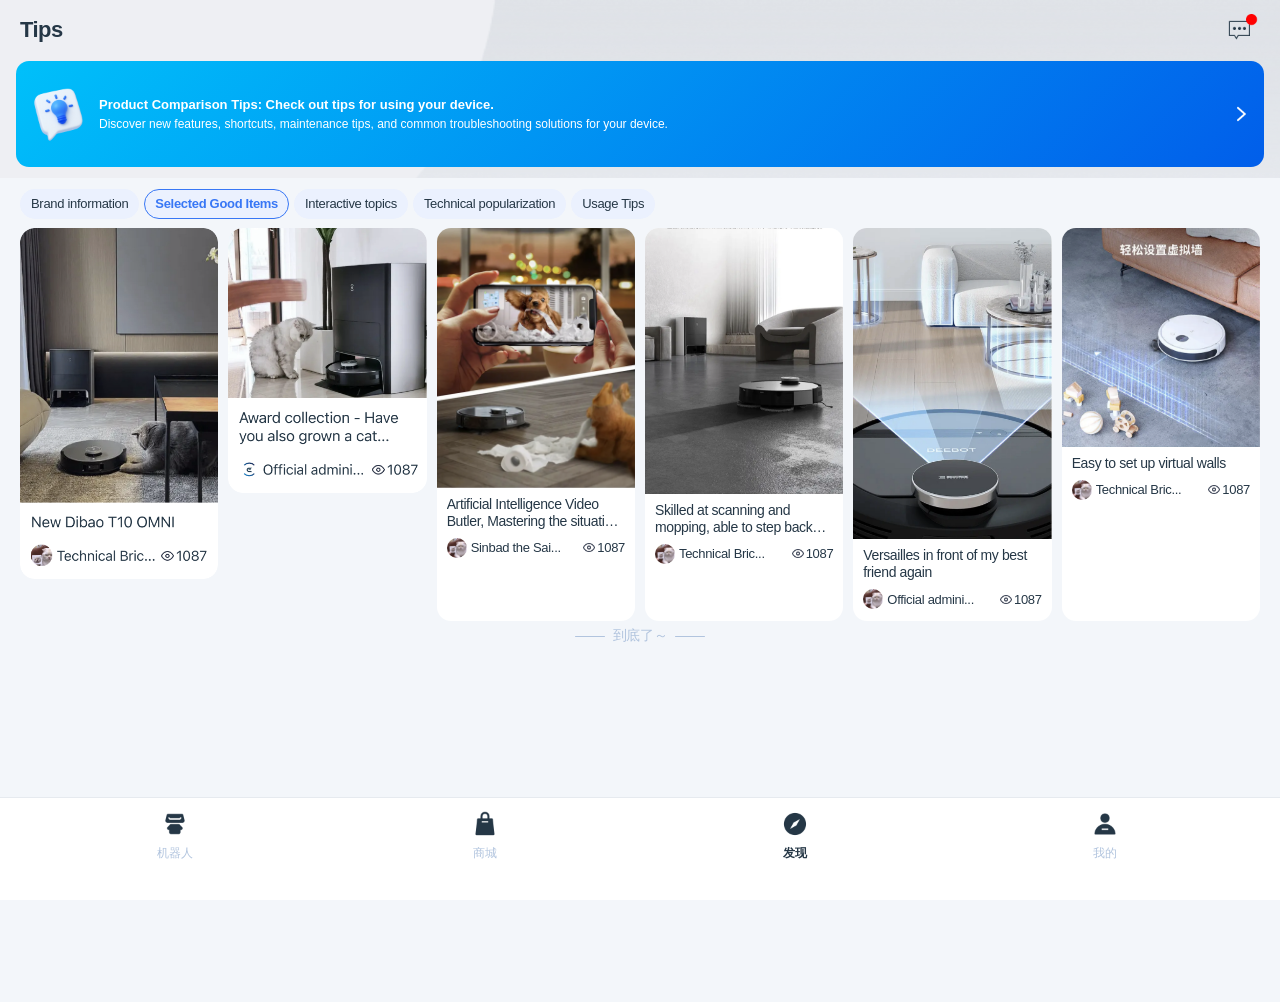
<file: global-app-tips-home/index.html>
<!DOCTYPE html>
<html lang="zh-CN">
  <head>
    <meta charset="UTF-8" />
    <meta
      name="viewport"
      content="width=device-width, initial-scale=1.0, viewport-fit=cover"
    />
    <title>Tips · Global APP</title>
    <!-- messy-figma-responsive · 11974:7723 · 锚点 414×1312 · 全宽响应 -->
    <style>
      :root {
        --evs-black: #253746;
        --evs-blue: #3877f5;
        --chip-bg: #ebf1fe;
        --muted: #b1c4de;
        --page-bg: #f3f6fa;
        --promo-grad: linear-gradient(
          135deg,
          #00c0fa 0%,
          #015eea 100%
        );
        --header-grad: linear-gradient(
          180deg,
          #dfe2e7 0%,
          rgba(223, 226, 231, 0) 100%
        );
        --font: -apple-system, BlinkMacSystemFont, "SF Pro", "PingFang SC",
          "Segoe UI", sans-serif;
        /* API: 内容区左右沟 20px（卡片 x=20）；促销条 x=16 用 16 */
        --mx: 20px;
        --promo-mx: 16px;
        --col-gap: 10px;
        --card-min: 184px;
        --card-radius: 14px;
        --tab-h: 102px;
        --tab-icon-h: 34px;
        --fw-semibold: 600;
        --fw-regular: 400;
      }

      * {
        box-sizing: border-box;
        margin: 0;
        padding: 0;
      }

      body {
        font-family: var(--font);
        color: var(--evs-black);
        background: var(--page-bg);
        padding-bottom: calc(var(--tab-h) + env(safe-area-inset-bottom, 0));
      }

      /* 禁止锁死 414；全宽 + 沟内自适应 */
      .page {
        width: 100%;
        max-width: none;
        min-height: 100vh;
        position: relative;
      }

      .header-bg {
        position: absolute;
        left: 0;
        right: 0;
        top: 0;
        height: 178px;
        background: var(--header-grad);
        pointer-events: none;
        z-index: 0;
        overflow: hidden;
      }

      .header-bg__img {
        display: block;
        width: 100%;
        height: 178px;
        object-fit: cover;
        object-position: top center;
      }

      .top-bar {
        position: relative;
        z-index: 2;
        display: flex;
        align-items: center;
        min-height: 55px;
        padding: 5px var(--mx) 0;
        width: 100%;
      }

      .top-bar__title {
        font-size: 22px;
        font-weight: 700;
        letter-spacing: -0.528px;
        line-height: 1.2;
        flex-shrink: 0;
      }

      .top-bar__msg {
        margin-left: auto;
        width: 40px;
        height: 40px;
        border: 0;
        padding: 0;
        background: transparent;
        cursor: pointer;
        flex-shrink: 0;
      }

      .top-bar__msg .slice-img {
        height: 40px;
        width: auto;
      }

      /* 促销：纯 CSS 渐变 + flex，禁止底图叠字 */
      .promo {
        position: relative;
        z-index: 1;
        margin: 6px var(--promo-mx) 0;
        border-radius: 13px;
        background: var(--promo-grad);
        padding: 23px 13px;
        width: calc(100% - 2 * var(--promo-mx));
        max-width: none;
      }

      .promo__inner {
        display: flex;
        align-items: center;
        gap: 10px;
        width: 100%;
      }

      .promo__bulb.slice-img {
        height: 60px;
        width: auto;
        flex-shrink: 0;
      }

      .promo__text {
        flex: 1;
        min-width: 0;
        color: #fff;
      }

      .promo__title {
        font-size: 13px;
        font-weight: var(--fw-semibold);
        line-height: 18px;
        margin-bottom: 2px;
      }

      .promo__desc {
        font-size: 12px;
        font-weight: var(--fw-regular);
        line-height: 17px;
        display: -webkit-box;
        -webkit-line-clamp: 2;
        -webkit-box-orient: vertical;
        overflow: hidden;
      }

      .promo__chevron.slice-img {
        height: 20px;
        width: auto;
        flex-shrink: 0;
      }

      .chips {
        position: relative;
        z-index: 1;
        margin-top: 11px;
        padding: 11px 0 9px;
        overflow-x: auto;
        -webkit-overflow-scrolling: touch;
        scrollbar-width: none;
        width: 100%;
      }

      .chips::-webkit-scrollbar {
        display: none;
      }

      .chips__track {
        display: flex;
        gap: 5px;
        padding: 0 var(--mx);
        width: max-content;
        min-width: 100%;
      }

      .chip {
        flex-shrink: 0;
        padding: 6px 10px;
        border-radius: 15px;
        background: var(--chip-bg);
        border: 1px solid transparent;
        font-size: 13px;
        font-weight: var(--fw-regular);
        color: var(--evs-black);
        letter-spacing: -0.312px;
        line-height: 16px;
        white-space: nowrap;
      }

      .chip--active {
        color: var(--evs-blue);
        font-weight: var(--fw-semibold);
        border-color: var(--evs-blue);
      }

      .feed {
        position: relative;
        z-index: 1;
        display: grid;
        grid-template-columns: repeat(2, minmax(0, 1fr));
        gap: var(--col-gap);
        padding: 0 var(--mx);
        width: 100%;
      }

      @media (min-width: 640px) {
        .feed {
          grid-template-columns: repeat(
            auto-fill,
            minmax(var(--card-min), 1fr)
          );
        }
      }

      .feed-card {
        width: 100%;
        min-width: 0;
      }

      .feed-card--full img {
        display: block;
        width: 100%;
        height: auto;
        border-radius: var(--card-radius);
      }

      .feed-card--built {
        background: #fff;
        border-radius: var(--card-radius);
        overflow: hidden;
      }

      .feed-card__media img {
        display: block;
        width: 100%;
        height: auto;
        vertical-align: top;
      }

      .feed-card__body {
        padding: 8px 10px 12px;
      }

      .feed-card__title {
        font-size: 14px;
        font-weight: var(--fw-regular);
        line-height: 17px;
        letter-spacing: -0.384px;
        display: -webkit-box;
        -webkit-line-clamp: 2;
        -webkit-box-orient: vertical;
        overflow: hidden;
      }

      .feed-card__meta {
        display: flex;
        align-items: center;
        margin-top: 8px;
        gap: 4px;
        font-size: 13px;
        letter-spacing: -0.312px;
      }

      .feed-card__avatar.slice-img {
        height: 20px;
        width: auto;
        border-radius: 50%;
        flex-shrink: 0;
      }

      .feed-card__author {
        flex: 1;
        min-width: 0;
        overflow: hidden;
        text-overflow: ellipsis;
        white-space: nowrap;
      }

      .feed-card__views {
        display: flex;
        align-items: center;
        gap: 2px;
        flex-shrink: 0;
      }

      .feed-card__eye.slice-img {
        height: 9px;
        width: auto;
      }

      .feed-end {
        position: relative;
        z-index: 1;
        display: flex;
        align-items: center;
        justify-content: center;
        gap: 8px;
        margin: 6px auto 24px;
        padding: 0 var(--mx);
        max-width: 235px;
        color: var(--muted);
        font-size: 14px;
        letter-spacing: -0.336px;
      }

      .feed-end::before,
      .feed-end::after {
        content: "";
        flex: 0 0 30px;
        height: 0.5px;
        background: var(--muted);
        border-radius: 1px;
      }

      /* 底栏：全宽贴边，图标各 nodeId 34px 高 */
      .tab-bar {
        position: fixed;
        left: 0;
        right: 0;
        bottom: 0;
        width: 100%;
        max-width: none;
        height: calc(var(--tab-h) + env(safe-area-inset-bottom, 0));
        background: #fff;
        box-shadow: 0 -1px 0 rgba(37, 55, 70, 0.06);
        z-index: 10;
        padding-bottom: env(safe-area-inset-bottom, 0);
      }

      .tab-bar__inner {
        display: flex;
        justify-content: space-around;
        align-items: flex-start;
        width: 100%;
        max-width: none;
        margin: 0 auto;
        padding: 8.5px var(--mx) 0;
        height: var(--tab-h);
      }

      .tab {
        display: flex;
        flex-direction: column;
        align-items: center;
        gap: 4px;
        border: 0;
        background: transparent;
        font-family: inherit;
        font-size: 12px;
        line-height: 17px;
        color: var(--muted);
        cursor: pointer;
        flex: 1;
        max-width: 96px;
      }

      .tab--active {
        color: var(--evs-black);
        font-weight: var(--fw-semibold);
      }

      .tab .slice-img {
        height: var(--tab-icon-h);
        width: auto;
        display: block;
      }
    </style>
  </head>
  <body>
    <div class="page" data-node-id="11974:7723">
      <div class="header-bg" aria-hidden="true">
        <img
          class="header-bg__img"
          src="assets/header-gradient.png"
          alt=""
        />
      </div>

      <header class="top-bar" data-layout="cluster-lr">
        <h1 class="top-bar__title" data-node-id="11974:7830">Tips</h1>
        <button type="button" class="top-bar__msg" aria-label="消息">
          <img
            class="slice-img"
            src="assets/icon-message.png"
            alt=""
            height="40"
          />
        </button>
      </header>

      <section class="promo" data-layout="gutter" data-node-id="11974:8010">
        <div class="promo__inner">
          <img
            class="promo__bulb slice-img"
            src="assets/banner-bulb.png"
            alt=""
            height="60"
          />
          <div class="promo__text">
            <p class="promo__title" data-node-id="11974:8014">
              Product Comparison Tips: Check out tips for using your device.
            </p>
            <p class="promo__desc" data-node-id="11974:8015">
              Discover new features, shortcuts, maintenance tips, and common
              troubleshooting solutions for your device.
            </p>
          </div>
          <img
            class="promo__chevron slice-img"
            src="assets/icon-chevron-right.png"
            alt=""
            height="20"
          />
        </div>
      </section>

      <nav class="chips" aria-label="分类">
        <div class="chips__track" data-node-id="11974:7854">
          <span class="chip">Brand information</span>
          <span class="chip chip--active">Selected Good Items</span>
          <span class="chip">Interactive topics</span>
          <span class="chip">Technical popularization</span>
          <span class="chip">Usage Tips</span>
        </div>
      </nav>

      <main class="feed" aria-label="内容流">
        <article class="feed-card feed-card--full">
          <img
            src="assets/card-large.png"
            alt="New DIBAO T10 OMNI"
            width="184"
            height="326"
          />
        </article>
        <article class="feed-card feed-card--full">
          <img
            src="assets/card-medium.png"
            alt="Award collection"
            width="184"
            height="248"
          />
        </article>
        <article class="feed-card feed-card--built">
          <div class="feed-card__media">
            <img src="assets/feed-2.png" alt="" />
          </div>
          <div class="feed-card__body">
            <p class="feed-card__title">
              Artificial Intelligence Video Butler, Mastering the situation in
              the palm of your hand
            </p>
            <div class="feed-card__meta">
              <img
                class="feed-card__avatar slice-img"
                src="assets/avatar-sample.png"
                alt=""
                height="20"
              />
              <span class="feed-card__author">Sinbad the Sai...</span>
              <span class="feed-card__views">
                <img
                  class="feed-card__eye slice-img"
                  src="assets/icon-eye.png"
                  alt=""
                  height="9"
                />
                1087
              </span>
            </div>
          </div>
        </article>
        <article class="feed-card feed-card--built">
          <div class="feed-card__media">
            <img src="assets/feed-1.png" alt="" />
          </div>
          <div class="feed-card__body">
            <p class="feed-card__title">
              Skilled at scanning and mopping, able to step back and chat, it's
              like a sweeping...
            </p>
            <div class="feed-card__meta">
              <img
                class="feed-card__avatar slice-img"
                src="assets/avatar-sample.png"
                alt=""
                height="20"
              />
              <span class="feed-card__author">Technical Bric...</span>
              <span class="feed-card__views">
                <img
                  class="feed-card__eye slice-img"
                  src="assets/icon-eye.png"
                  alt=""
                  height="9"
                />
                1087
              </span>
            </div>
          </div>
        </article>
        <article class="feed-card feed-card--built">
          <div class="feed-card__media">
            <img src="assets/feed-3.png" alt="" />
          </div>
          <div class="feed-card__body">
            <p class="feed-card__title">
              Versailles in front of my best friend again
            </p>
            <div class="feed-card__meta">
              <img
                class="feed-card__avatar slice-img"
                src="assets/avatar-sample.png"
                alt=""
                height="20"
              />
              <span class="feed-card__author">Official admini...</span>
              <span class="feed-card__views">
                <img
                  class="feed-card__eye slice-img"
                  src="assets/icon-eye.png"
                  alt=""
                  height="9"
                />
                1087
              </span>
            </div>
          </div>
        </article>
        <article class="feed-card feed-card--built">
          <div class="feed-card__media">
            <img src="assets/feed-4.png" alt="" />
          </div>
          <div class="feed-card__body">
            <p class="feed-card__title">Easy to set up virtual walls</p>
            <div class="feed-card__meta">
              <img
                class="feed-card__avatar slice-img"
                src="assets/avatar-sample.png"
                alt=""
                height="20"
              />
              <span class="feed-card__author">Technical Bric...</span>
              <span class="feed-card__views">
                <img
                  class="feed-card__eye slice-img"
                  src="assets/icon-eye.png"
                  alt=""
                  height="9"
                />
                1087
              </span>
            </div>
          </div>
        </article>
      </main>

      <p class="feed-end" data-node-id="11974:7825">到底了～</p>

      <nav class="tab-bar" aria-label="主导航" data-node-id="11974:7831">
        <div class="tab-bar__inner">
          <button type="button" class="tab">
            <img
              class="slice-img"
              src="assets/tab-icon-robot.png"
              alt=""
              height="34"
            />
            <span>机器人</span>
          </button>
          <button type="button" class="tab">
            <img
              class="slice-img"
              src="assets/tab-icon-mall.png"
              alt=""
              height="34"
            />
            <span>商城</span>
          </button>
          <button type="button" class="tab tab--active">
            <img
              class="slice-img"
              src="assets/tab-icon-discover.png"
              alt=""
              height="34"
            />
            <span>发现</span>
          </button>
          <button type="button" class="tab">
            <img
              class="slice-img"
              src="assets/tab-icon-mine.png"
              alt=""
              height="34"
            />
            <span>我的</span>
          </button>
        </div>
      </nav>
    </div>
  </body>
</html>
</file>
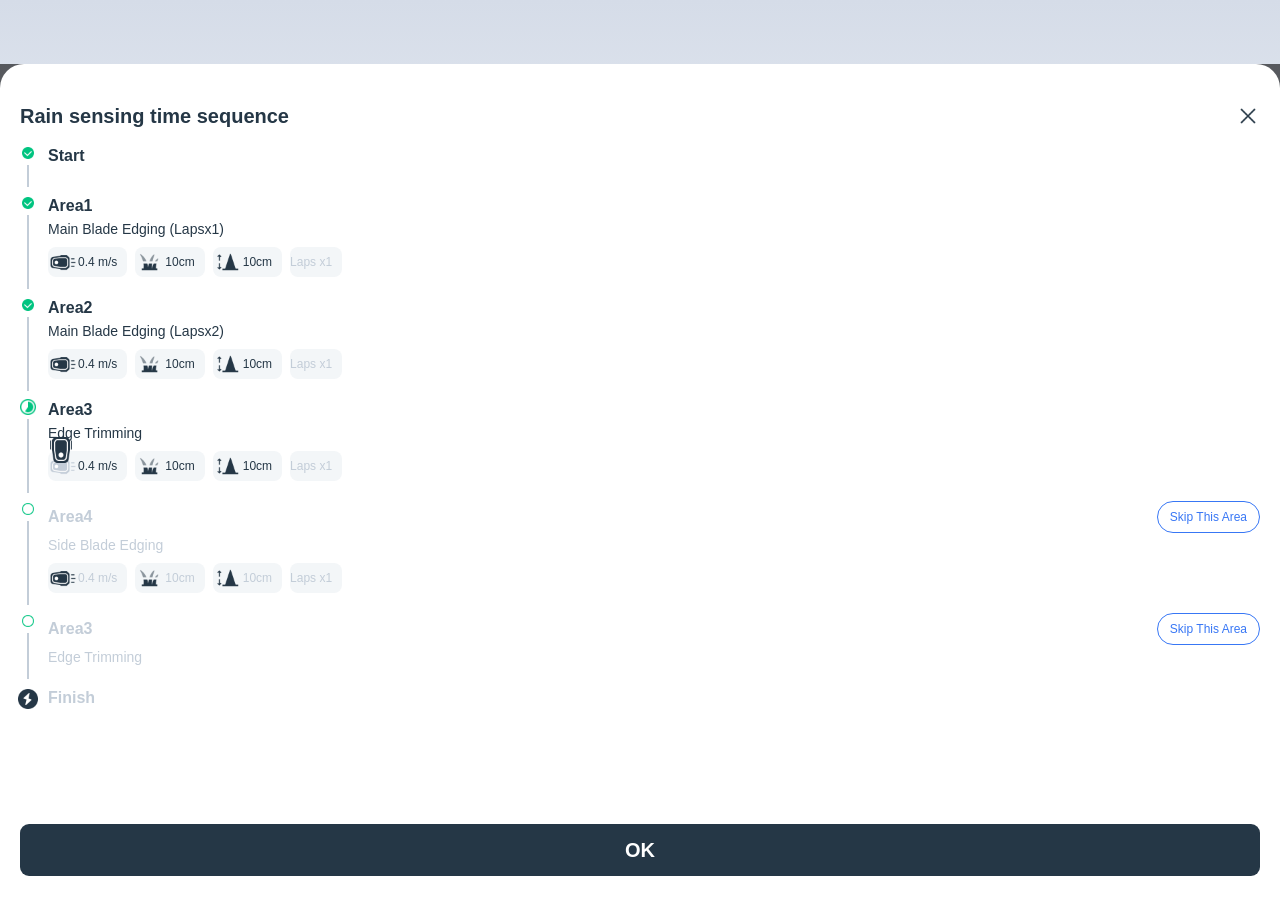
<file: mowing-sequence/index.html>
<!DOCTYPE html>
<html lang="en">
  <head>
    <meta charset="UTF-8" />
    <meta name="viewport" content="width=device-width, initial-scale=1.0, viewport-fit=cover" />
    <title>Mowing Sequence</title>
    <!-- messy-figma-responsive · node 3792:35591 · 390×844 -->
    <style>
      :root {
        --evs-black: #253746;
        --evs-blue: #3877f5;
        --green: #00c480;
        --muted: #c3cdd8;
        --chip-bg: #f3f6f8;
        --overlay: rgba(0, 0, 0, 0.6);
        --font: "PingFang SC", -apple-system, BlinkMacSystemFont, "Segoe UI", sans-serif;
      }

      * {
        box-sizing: border-box;
        margin: 0;
        padding: 0;
      }

      body {
        min-height: 100vh;
        font-family: var(--font);
        background: #e8edf5;
        color: var(--evs-black);
      }

      .page {
        width: 100%;
        min-height: 100vh;
        position: relative;
        overflow: hidden;
      }

      .page__backdrop {
        position: absolute;
        inset: 0;
        background: linear-gradient(180deg, #d5dce8 0%, #eef2f7 40%, #fff 100%);
      }

      .page__overlay {
        position: absolute;
        left: 0;
        right: 0;
        top: 64px;
        bottom: 0;
        background: var(--overlay);
      }

      .sheet {
        position: absolute;
        left: 0;
        right: 0;
        bottom: 0;
        top: 64px;
        background: #fff;
        border-radius: 24px 24px 0 0;
        display: flex;
        flex-direction: column;
        padding-bottom: env(safe-area-inset-bottom, 0);
      }

      .sheet__header {
        display: flex;
        align-items: flex-start;
        justify-content: space-between;
        padding: 40px 20px 16px;
        gap: 12px;
      }

      .sheet__title {
        font-size: 20px;
        font-weight: 600;
        line-height: 1.25;
        color: var(--evs-black);
        flex: 1;
      }

      .sheet__close {
        flex-shrink: 0;
        border: none;
        background: transparent;
        padding: 0;
        cursor: pointer;
        line-height: 0;
      }

      .sheet__body {
        flex: 1;
        overflow-y: auto;
        padding: 0 20px 16px;
      }

      .timeline {
        display: flex;
        flex-direction: column;
        gap: 0;
      }

      .step {
        display: flex;
        gap: 12px;
        position: relative;
        padding-bottom: 8px;
      }

      .step__rail {
        width: 16px;
        flex-shrink: 0;
        display: flex;
        flex-direction: column;
        align-items: center;
      }

      .step__icon {
        flex-shrink: 0;
        display: block;
        width: auto;
      }

      .step__icon--done {
        height: 16px;
      }

      .step__icon--progress {
        height: 16px;
      }

      .step__icon--station {
        height: 24px;
      }

      .step__dot {
        position: relative;
        width: 12px;
        height: 12px;
        flex-shrink: 0;
      }

      .step__dot-outer {
        height: 12px;
        width: auto;
        display: block;
      }

      .step__dot-inner {
        position: absolute;
        left: 2px;
        top: 2px;
        height: 8px;
        width: auto;
        display: block;
      }

      .step__line {
        width: 2px;
        flex: 1;
        min-height: 12px;
        background: var(--muted);
        margin-top: 4px;
      }

      .step__line--short {
        min-height: 22px;
      }

      .step__content {
        flex: 1;
        min-width: 0;
        padding-bottom: 12px;
      }

      .step__row-title {
        display: flex;
        align-items: center;
        justify-content: space-between;
        gap: 8px;
        min-height: 22px;
      }

      .step__name {
        font-size: 16px;
        font-weight: 600;
        line-height: 22px;
        color: var(--evs-black);
      }

      .step__name--muted {
        color: var(--muted);
      }

      .step__sub {
        margin-top: 2px;
        font-size: 14px;
        line-height: 20px;
        color: var(--evs-black);
      }

      .step__sub--muted {
        color: var(--muted);
      }

      .chips {
        display: flex;
        flex-wrap: wrap;
        gap: 8px;
        margin-top: 8px;
      }

      .chip {
        display: inline-flex;
        align-items: center;
        height: 30px;
        padding-right: 10px;
        background: var(--chip-bg);
        border-radius: 8px;
        gap: 0;
      }

      .chip__icon {
        height: 30px;
        width: auto;
        display: block;
        flex-shrink: 0;
      }

      .chip__text {
        font-size: 12px;
        font-weight: 500;
        line-height: 17px;
        color: var(--evs-black);
        white-space: nowrap;
      }

      .chip__text--muted {
        color: var(--muted);
      }

      .skip {
        display: inline-flex;
        align-items: center;
        justify-content: center;
        height: 32px;
        padding: 0 12px;
        border: 1px solid var(--evs-blue);
        border-radius: 16px;
        background: transparent;
        font-size: 12px;
        line-height: 14px;
        color: var(--evs-blue);
        white-space: nowrap;
        flex-shrink: 0;
      }

      .step--with-robot .step__content {
        position: relative;
      }

      .step__robot {
        position: absolute;
        left: -2px;
        top: 36px;
        height: 30px;
        width: auto;
      }

      .sheet__footer {
        padding: 12px 20px 24px;
        flex-shrink: 0;
      }

      .btn-ok {
        display: flex;
        align-items: center;
        justify-content: center;
        width: 100%;
        height: 52px;
        border: none;
        border-radius: 9px;
        background: var(--evs-black);
        color: #fff;
        font-size: 20px;
        font-weight: 600;
        line-height: 1;
        cursor: pointer;
        text-transform: capitalize;
      }

      .slice-img {
        width: auto;
        max-width: none;
      }
    </style>
  </head>
  <body>
    <div class="page" data-figma-node="3792:35591">
      <div class="page__backdrop" aria-hidden="true"></div>
      <div class="page__overlay" aria-hidden="true"></div>

      <section class="sheet" role="dialog" aria-labelledby="sheet-title">
        <header class="sheet__header">
          <h1 id="sheet-title" class="sheet__title">Rain sensing time sequence</h1>
          <button type="button" class="sheet__close" aria-label="Close">
            <img
              class="slice-img"
              src="./assets/icon-close.png"
              alt=""
              height="24"
              data-node-id="3792:35596"
            />
          </button>
        </header>

        <div class="sheet__body">
          <div class="timeline">
            <!-- Start -->
            <article class="step">
              <div class="step__rail">
                <img
                  class="step__icon step__icon--done slice-img"
                  src="./assets/icon-done-complete.png"
                  alt=""
                  height="16"
                  data-node-id="3792:35602"
                />
                <div class="step__line step__line--short"></div>
              </div>
              <div class="step__content">
                <div class="step__row-title">
                  <span class="step__name">Start</span>
                </div>
              </div>
            </article>

            <!-- Area1 done -->
            <article class="step">
              <div class="step__rail">
                <img
                  class="step__icon step__icon--done slice-img"
                  src="./assets/icon-done-complete.png"
                  alt=""
                  height="16"
                  data-node-id="3792:35599"
                />
                <div class="step__line"></div>
              </div>
              <div class="step__content">
                <div class="step__row-title">
                  <span class="step__name">Area1</span>
                </div>
                <p class="step__sub">Main Blade Edging (Lapsx1)</p>
                <div class="chips">
                  <div class="chip">
                    <img
                      class="chip__icon slice-img"
                      src="./assets/icon-speed-mower.png"
                      alt=""
                      height="30"
                      data-node-id="3792:35650"
                    />
                    <span class="chip__text">0.4 m/s</span>
                  </div>
                  <div class="chip">
                    <img
                      class="chip__icon slice-img"
                      src="./assets/icon-distance.png"
                      alt=""
                      height="30"
                      data-node-id="3792:35654"
                    />
                    <span class="chip__text">10cm</span>
                  </div>
                  <div class="chip">
                    <img
                      class="chip__icon slice-img"
                      src="./assets/icon-obstacle.png"
                      alt=""
                      height="30"
                      data-node-id="3792:35698"
                    />
                    <span class="chip__text">10cm</span>
                  </div>
                  <div class="chip">
                    <span class="chip__text chip__text--muted">Laps x1</span>
                  </div>
                </div>
              </div>
            </article>

            <!-- Area2 done -->
            <article class="step">
              <div class="step__rail">
                <img
                  class="step__icon step__icon--done slice-img"
                  src="./assets/icon-done-complete.png"
                  alt=""
                  height="16"
                  data-node-id="3792:35605"
                />
                <div class="step__line"></div>
              </div>
              <div class="step__content">
                <div class="step__row-title">
                  <span class="step__name">Area2</span>
                </div>
                <p class="step__sub">Main Blade Edging (Lapsx2)</p>
                <div class="chips">
                  <div class="chip">
                    <img
                      class="chip__icon slice-img"
                      src="./assets/icon-speed-mower.png"
                      alt=""
                      height="30"
                      data-node-id="3792:35675"
                    />
                    <span class="chip__text">0.4 m/s</span>
                  </div>
                  <div class="chip">
                    <img
                      class="chip__icon slice-img"
                      src="./assets/icon-distance.png"
                      alt=""
                      height="30"
                      data-node-id="3792:35679"
                    />
                    <span class="chip__text">10cm</span>
                  </div>
                  <div class="chip">
                    <img
                      class="chip__icon slice-img"
                      src="./assets/icon-obstacle.png"
                      alt=""
                      height="30"
                      data-node-id="3792:35682"
                    />
                    <span class="chip__text">10cm</span>
                  </div>
                  <div class="chip">
                    <span class="chip__text chip__text--muted">Laps x1</span>
                  </div>
                </div>
              </div>
            </article>

            <!-- Area3 current -->
            <article class="step step--with-robot">
              <div class="step__rail">
                <img
                  class="step__icon step__icon--done slice-img"
                  src="./assets/timeline-dot-active.png"
                  alt=""
                  height="12"
                  data-node-id="3792:35704"
                />
                <div class="step__line"></div>
              </div>
              <div class="step__content">
                <img
                  class="step__robot slice-img"
                  src="./assets/icon-robot.png"
                  alt=""
                  height="30"
                  data-node-id="3792:35642"
                />
                <div class="step__row-title">
                  <span class="step__name">Area3</span>
                </div>
                <p class="step__sub">Edge Trimming</p>
                <div class="chips">
                  <div class="chip">
                    <img
                      class="chip__icon slice-img"
                      src="./assets/icon-speed-mower-active.png"
                      alt=""
                      height="30"
                      data-node-id="3792:35691"
                    />
                    <span class="chip__text">0.4 m/s</span>
                  </div>
                  <div class="chip">
                    <img
                      class="chip__icon slice-img"
                      src="./assets/icon-distance.png"
                      alt=""
                      height="30"
                      data-node-id="3792:35695"
                    />
                    <span class="chip__text">10cm</span>
                  </div>
                  <div class="chip">
                    <img
                      class="chip__icon slice-img"
                      src="./assets/icon-obstacle.png"
                      alt=""
                      height="30"
                      data-node-id="3792:35698"
                    />
                    <span class="chip__text">10cm</span>
                  </div>
                  <div class="chip">
                    <span class="chip__text chip__text--muted">Laps x1</span>
                  </div>
                </div>
              </div>
            </article>

            <!-- Area4 in progress + skip -->
            <article class="step">
              <div class="step__rail">
                <img
                  class="step__icon step__icon--progress slice-img"
                  src="./assets/icon-done-progress.png"
                  alt=""
                  height="16"
                  data-node-id="3792:35608"
                />
                <div class="step__line"></div>
              </div>
              <div class="step__content">
                <div class="step__row-title">
                  <span class="step__name step__name--muted">Area4</span>
                  <span class="skip" data-node-id="3792:35643">Skip This Area</span>
                </div>
                <p class="step__sub step__sub--muted">Side Blade Edging</p>
                <div class="chips">
                  <div class="chip">
                    <img
                      class="chip__icon slice-img"
                      src="./assets/icon-speed-mower.png"
                      alt=""
                      height="30"
                      data-node-id="3792:35650"
                    />
                    <span class="chip__text chip__text--muted">0.4 m/s</span>
                  </div>
                  <div class="chip">
                    <img
                      class="chip__icon slice-img"
                      src="./assets/icon-distance.png"
                      alt=""
                      height="30"
                      data-node-id="3792:35654"
                    />
                    <span class="chip__text chip__text--muted">10cm</span>
                  </div>
                  <div class="chip">
                    <img
                      class="chip__icon slice-img"
                      src="./assets/icon-obstacle.png"
                      alt=""
                      height="30"
                      data-node-id="3792:35658"
                    />
                    <span class="chip__text chip__text--muted">10cm</span>
                  </div>
                  <div class="chip">
                    <span class="chip__text chip__text--muted">Laps x1</span>
                  </div>
                </div>
              </div>
            </article>

            <!-- Area3 pending + skip -->
            <article class="step">
              <div class="step__rail">
                <img
                  class="step__icon step__icon--progress slice-img"
                  src="./assets/icon-done-progress.png"
                  alt=""
                  height="16"
                  data-node-id="3792:35610"
                />
                <div class="step__line"></div>
              </div>
              <div class="step__content">
                <div class="step__row-title">
                  <span class="step__name step__name--muted">Area3</span>
                  <span class="skip" data-node-id="3792:35645">Skip This Area</span>
                </div>
                <p class="step__sub step__sub--muted">Edge Trimming</p>
              </div>
            </article>

            <!-- Finish -->
            <article class="step">
              <div class="step__rail">
                <img
                  class="step__icon step__icon--station slice-img"
                  src="./assets/icon-charging-station.png"
                  alt=""
                  height="24"
                  data-node-id="3792:35620"
                />
              </div>
              <div class="step__content">
                <div class="step__row-title">
                  <span class="step__name step__name--muted">Finish</span>
                </div>
              </div>
            </article>
          </div>
        </div>

        <footer class="sheet__footer">
          <button type="button" class="btn-ok" data-node-id="3792:35597">OK</button>
        </footer>
      </section>
    </div>
  </body>
</html>
</file>
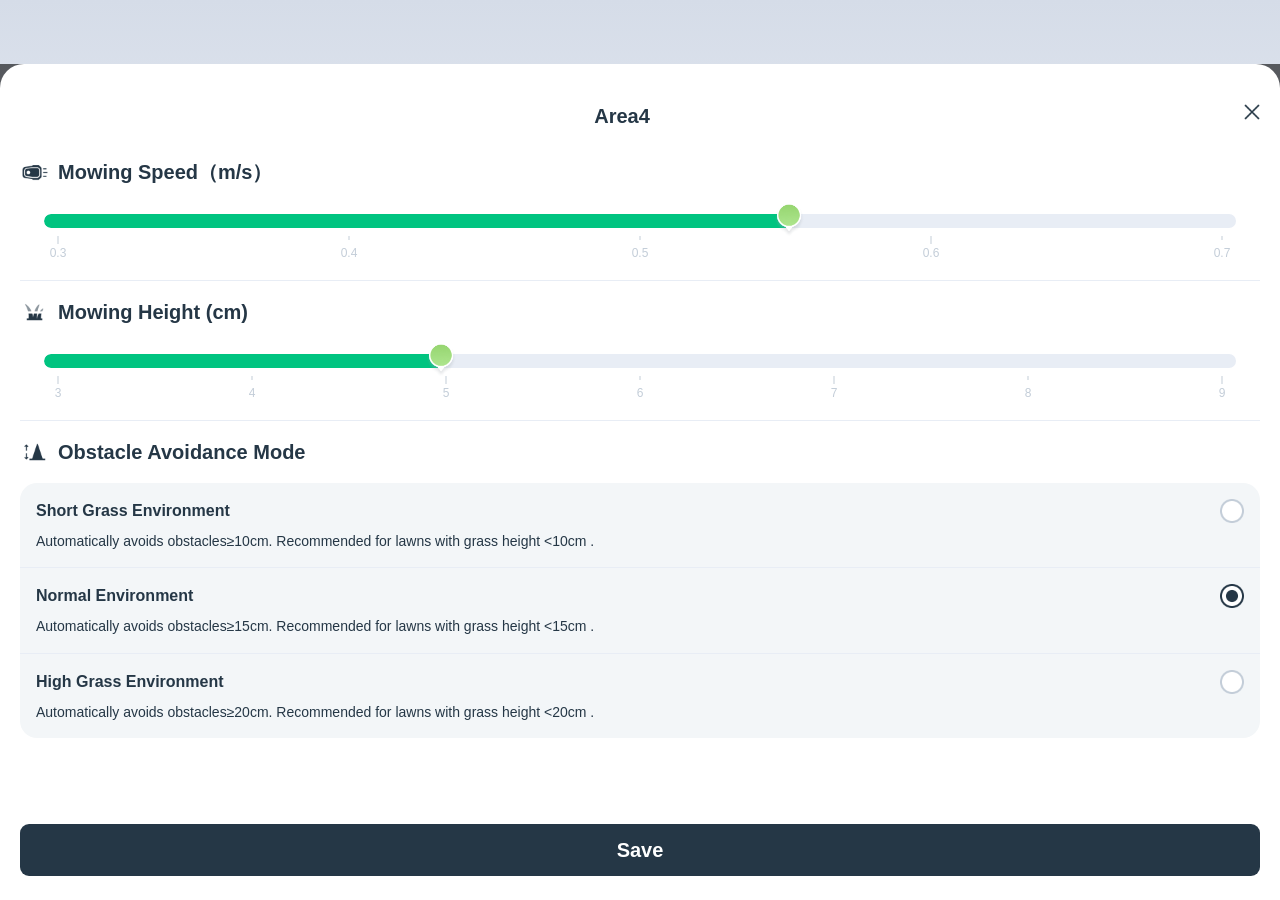
<file: mowing-settings/index.html>
<!DOCTYPE html>
<html lang="en">
  <head>
    <meta charset="UTF-8" />
    <meta name="viewport" content="width=device-width, initial-scale=1.0, viewport-fit=cover" />
    <title>Area4 · Mowing Settings</title>
    <!-- messy-figma-responsive · 3792:35872 · 390×844 -->
    <style>
      :root {
        --evs-black: #253746;
        --evs-blue: #3877f5;
        --green: #00c480;
        --muted: #c3cdd8;
        --chip-bg: #f3f6f8;
        --overlay: rgba(0, 0, 0, 0.6);
        --font: "PingFang SC", -apple-system, BlinkMacSystemFont, "Segoe UI", sans-serif;
      }

      * {
        box-sizing: border-box;
        margin: 0;
        padding: 0;
      }

      body {
        min-height: 100vh;
        font-family: var(--font);
        background: #e8edf5;
        color: var(--evs-black);
      }

      .page {
        width: 100%;
        min-height: 100vh;
        position: relative;
      }

      .page__backdrop {
        position: absolute;
        inset: 0;
        background: linear-gradient(180deg, #d5dce8 0%, #eef2f7 45%, #fff 100%);
      }

      .page__overlay {
        position: absolute;
        left: 0;
        right: 0;
        top: 64px;
        bottom: 0;
        background: var(--overlay);
      }

      .sheet {
        position: absolute;
        left: 0;
        right: 0;
        bottom: 0;
        top: 64px;
        background: #fff;
        border-radius: 24px 24px 0 0;
        display: flex;
        flex-direction: column;
        max-height: calc(100vh - 64px);
      }

      .sheet__header {
        display: flex;
        align-items: center;
        justify-content: center;
        position: relative;
        padding: 40px 56px 12px 20px;
        flex-shrink: 0;
      }

      .sheet__title {
        font-size: 20px;
        font-weight: 600;
        line-height: 1.25;
        text-align: center;
        color: var(--evs-black);
      }

      .sheet__close {
        position: absolute;
        right: 16px;
        top: 36px;
        border: none;
        background: transparent;
        padding: 0;
        cursor: pointer;
        line-height: 0;
      }

      .sheet__body {
        flex: 1;
        overflow-y: auto;
        padding: 0 20px 100px;
      }

      .section {
        padding: 16px 0;
      }

      .section + .section {
        border-top: 1px solid #e8edf5;
      }

      .section__head {
        display: flex;
        align-items: center;
        gap: 8px;
        margin-bottom: 16px;
      }

      .section__icon {
        height: 30px;
        width: auto;
        flex-shrink: 0;
      }

      .section__title {
        font-size: 20px;
        font-weight: 600;
        line-height: 1.25;
      }

      .slider-block {
        margin: 0 24px;
      }

      .slider {
        position: relative;
        height: 35px;
      }

      .slider__track {
        position: absolute;
        left: 0;
        right: 0;
        top: 11px;
        height: 14px;
        border-radius: 7px;
        background: #e8edf5;
        overflow: hidden;
      }

      .slider__fill {
        position: absolute;
        left: 0;
        top: 0;
        bottom: 0;
        background: var(--green);
        border-radius: 7px 0 0 7px;
      }

      .slider__thumb {
        position: absolute;
        top: 0;
        transform: translateX(-50%);
        height: 35px;
        width: auto;
        pointer-events: none;
      }

      .slider__scale {
        display: flex;
        justify-content: space-between;
        margin-top: 8px;
        padding: 0 2px;
        position: relative;
        height: 18px;
      }

      .slider__scale span {
        font-size: 12px;
        color: var(--muted);
        position: relative;
        min-width: 24px;
        text-align: center;
      }

      .slider__scale span::before {
        content: "";
        position: absolute;
        left: 50%;
        top: -10px;
        width: 1px;
        height: 4px;
        background: var(--muted);
        transform: translateX(-50%);
      }

      .slider__scale span.is-major::before {
        height: 8px;
      }

      .mode-card {
        background: var(--chip-bg);
        border-radius: 17px;
        overflow: hidden;
      }

      .mode-item {
        padding: 0;
      }

      .mode-item + .mode-item {
        border-top: 1px solid #e8edf5;
      }

      .mode-item__head {
        display: flex;
        align-items: center;
        justify-content: space-between;
        padding: 16px 16px 0;
        gap: 12px;
      }

      .mode-item__title {
        font-size: 16px;
        font-weight: 600;
        line-height: 22px;
      }

      .mode-item__radio {
        height: 24px;
        width: auto;
        flex-shrink: 0;
      }

      .mode-item__desc {
        padding: 8px 16px 16px;
        font-size: 14px;
        line-height: 1.45;
        color: var(--evs-black);
      }

      .sheet__footer {
        position: absolute;
        left: 0;
        right: 0;
        bottom: 0;
        padding: 12px 20px calc(24px + env(safe-area-inset-bottom, 0));
        background: linear-gradient(180deg, rgba(255, 255, 255, 0) 0%, #fff 24%);
        flex-shrink: 0;
      }

      .btn-save {
        display: flex;
        align-items: center;
        justify-content: center;
        width: 100%;
        height: 52px;
        border: none;
        border-radius: 9px;
        background: var(--evs-black);
        color: #fff;
        font-size: 20px;
        font-weight: 600;
        cursor: pointer;
      }

      .slice-img {
        width: auto;
        max-width: none;
        display: block;
      }
    </style>
  </head>
  <body>
    <div class="page" data-figma-node="3792:35872">
      <div class="page__backdrop" aria-hidden="true"></div>
      <div class="page__overlay" aria-hidden="true"></div>

      <section class="sheet" role="dialog" aria-labelledby="sheet-title">
        <header class="sheet__header">
          <h1 id="sheet-title" class="sheet__title">Area4</h1>
          <button type="button" class="sheet__close" aria-label="Close">
            <img
              class="slice-img"
              src="./assets/icon-close.png"
              alt=""
              height="24"
              width="24"
              data-node-id="3792:35877"
            />
          </button>
        </header>

        <div class="sheet__body">
          <!-- Mowing Speed -->
          <section class="section">
            <div class="section__head">
              <img
                class="section__icon slice-img"
                src="./assets/icon-mowing-speed.png"
                alt=""
                height="30"
                data-node-id="3792:65216"
              />
              <h2 class="section__title">Mowing Speed（m/s）</h2>
            </div>
            <div class="slider-block">
              <div class="slider" aria-label="Mowing speed">
                <div class="slider__track">
                  <div class="slider__fill" style="width: 62.5%"></div>
                </div>
                <img
                  class="slider__thumb slice-img"
                  src="./assets/slider-thumb.png"
                  alt=""
                  height="35"
                  style="left: 62.5%"
                  data-node-id="3792:65211"
                />
              </div>
              <div class="slider__scale" aria-hidden="true">
                <span class="is-major">0.3</span>
                <span>0.4</span>
                <span>0.5</span>
                <span class="is-major">0.6</span>
                <span>0.7</span>
              </div>
            </div>
          </section>

          <!-- Mowing Height -->
          <section class="section">
            <div class="section__head">
              <img
                class="section__icon slice-img"
                src="./assets/icon-mowing-height.png"
                alt=""
                height="30"
                data-node-id="3792:65222"
              />
              <h2 class="section__title">Mowing Height (cm)</h2>
            </div>
            <div class="slider-block">
              <div class="slider" aria-label="Mowing height">
                <div class="slider__track">
                  <div class="slider__fill" style="width: 33.33%"></div>
                </div>
                <img
                  class="slider__thumb slice-img"
                  src="./assets/slider-thumb-height.png"
                  alt=""
                  height="35"
                  style="left: 33.33%"
                  data-node-id="3792:65287"
                />
              </div>
              <div class="slider__scale" aria-hidden="true">
                <span class="is-major">3</span>
                <span>4</span>
                <span class="is-major">5</span>
                <span>6</span>
                <span class="is-major">7</span>
                <span>8</span>
                <span class="is-major">9</span>
              </div>
            </div>
          </section>

          <!-- Obstacle Avoidance -->
          <section class="section">
            <div class="section__head">
              <img
                class="section__icon slice-img"
                src="./assets/icon-obstacle-mode.png"
                alt=""
                height="30"
                data-node-id="3792:65293"
              />
              <h2 class="section__title">Obstacle Avoidance Mode</h2>
            </div>

            <div class="mode-card" data-node-id="3792:65143">
              <article class="mode-item">
                <div class="mode-item__head">
                  <h3 class="mode-item__title">Short Grass Environment</h3>
                  <img
                    class="mode-item__radio slice-img"
                    src="./assets/radio-unselected.png"
                    alt=""
                    height="24"
                    data-node-id="3792:65149"
                  />
                </div>
                <p class="mode-item__desc">
                  Automatically avoids obstacles≥10cm. Recommended for lawns with grass height
                  &lt;10cm .
                </p>
              </article>

              <article class="mode-item">
                <div class="mode-item__head">
                  <h3 class="mode-item__title">Normal Environment</h3>
                  <img
                    class="mode-item__radio slice-img"
                    src="./assets/radio-selected.png"
                    alt=""
                    height="24"
                    data-node-id="3792:65155"
                  />
                </div>
                <p class="mode-item__desc">
                  Automatically avoids obstacles≥15cm. Recommended for lawns with grass height
                  &lt;15cm .
                </p>
              </article>

              <article class="mode-item">
                <div class="mode-item__head">
                  <h3 class="mode-item__title">High Grass Environment</h3>
                  <img
                    class="mode-item__radio slice-img"
                    src="./assets/radio-unselected-alt.png"
                    alt=""
                    height="24"
                    data-node-id="3792:65161"
                  />
                </div>
                <p class="mode-item__desc">
                  Automatically avoids obstacles≥20cm. Recommended for lawns with grass height
                  &lt;20cm .
                </p>
              </article>
            </div>
          </section>
        </div>

        <footer class="sheet__footer">
          <button type="button" class="btn-save" data-node-id="4138:65958">Save</button>
        </footer>
      </section>
    </div>
  </body>
</html>
</file>
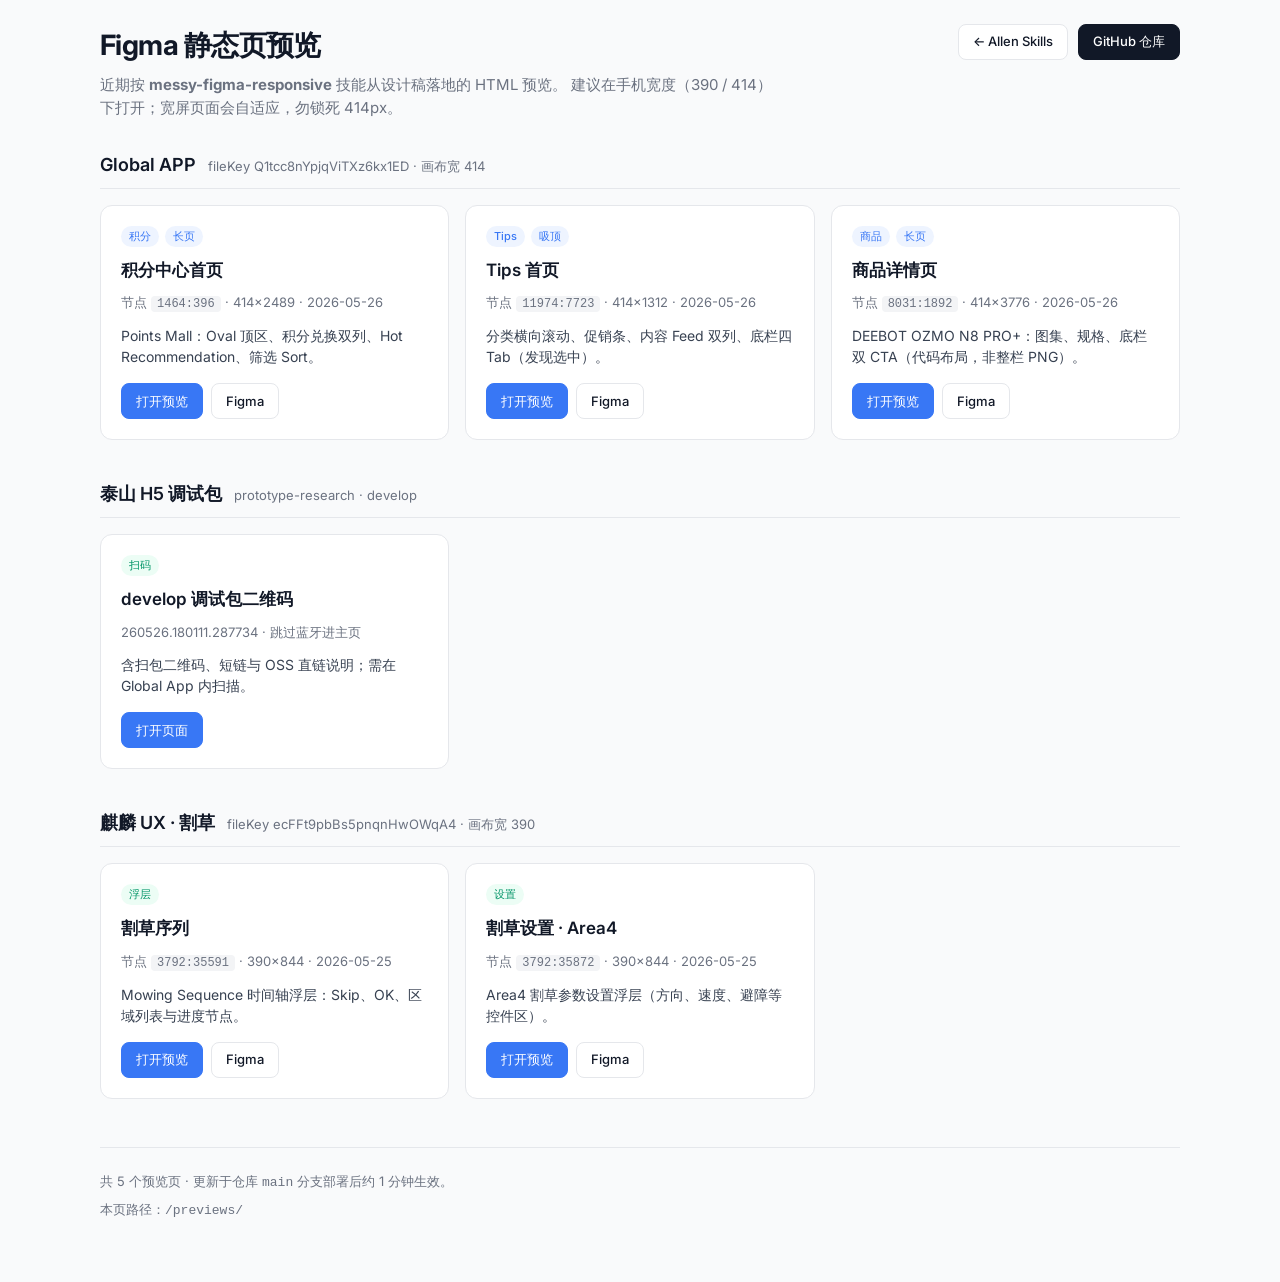
<file: previews/index.html>
<!DOCTYPE html>
<html lang="zh-CN">
<head>
  <meta charset="UTF-8" />
  <meta name="viewport" content="width=device-width, initial-scale=1.0" />
  <title>Figma 静态页预览 · Allen</title>
  <meta name="description" content="Global APP 与麒麟 UX 近期落地的 Figma 静态预览页索引" />
  <link rel="preconnect" href="https://fonts.googleapis.com" />
  <link rel="preconnect" href="https://fonts.gstatic.com" crossorigin />
  <link href="https://fonts.googleapis.com/css2?family=Inter:wght@400;500;600;700&display=swap" rel="stylesheet" />
  <style>
    :root {
      --bg: #f9fafb;
      --card: #fff;
      --text: #111827;
      --muted: #6b7280;
      --border: #e5e7eb;
      --accent: #3877f5;
      --accent-soft: #eef4ff;
      --green: #059669;
      --green-soft: #ecfdf5;
      --max: 1080px;
    }
    * { box-sizing: border-box; margin: 0; padding: 0; }
    body {
      font-family: Inter, -apple-system, BlinkMacSystemFont, "PingFang SC", "Microsoft YaHei", sans-serif;
      background: var(--bg);
      color: var(--text);
      line-height: 1.5;
      -webkit-font-smoothing: antialiased;
    }
    a { color: inherit; text-decoration: none; }
    .wrap {
      width: min(100% - 32px, var(--max));
      margin-inline: auto;
      padding: 24px 0 64px;
    }
    .top {
      display: flex;
      flex-wrap: wrap;
      align-items: flex-start;
      justify-content: space-between;
      gap: 16px;
      margin-bottom: 32px;
    }
    .top h1 {
      font-size: 1.75rem;
      font-weight: 700;
      letter-spacing: -0.02em;
    }
    .top p {
      margin-top: 8px;
      color: var(--muted);
      font-size: 0.9375rem;
      max-width: 42rem;
    }
    .top-actions {
      display: flex;
      gap: 10px;
      flex-wrap: wrap;
    }
    .btn {
      display: inline-flex;
      align-items: center;
      height: 36px;
      padding: 0 14px;
      border-radius: 8px;
      font-size: 13px;
      font-weight: 500;
      border: 1px solid var(--border);
      background: var(--card);
      transition: background 0.15s, border-color 0.15s;
    }
    .btn:hover { background: #f3f4f6; }
    .btn--primary {
      background: var(--text);
      color: #fff;
      border-color: var(--text);
    }
    .btn--primary:hover { opacity: 0.9; background: var(--text); }
    .section { margin-bottom: 40px; }
    .section-head {
      display: flex;
      align-items: baseline;
      gap: 12px;
      margin-bottom: 16px;
      padding-bottom: 10px;
      border-bottom: 1px solid var(--border);
    }
    .section-head h2 {
      font-size: 1.125rem;
      font-weight: 600;
    }
    .section-head span {
      font-size: 13px;
      color: var(--muted);
    }
    .grid {
      display: grid;
      grid-template-columns: repeat(auto-fill, minmax(300px, 1fr));
      gap: 16px;
    }
    .card {
      background: var(--card);
      border: 1px solid var(--border);
      border-radius: 12px;
      padding: 20px;
      display: flex;
      flex-direction: column;
      gap: 12px;
      transition: box-shadow 0.15s, border-color 0.15s;
    }
    .card:hover {
      border-color: #d1d5db;
      box-shadow: 0 4px 24px rgba(0, 0, 0, 0.06);
    }
    .card__tags {
      display: flex;
      flex-wrap: wrap;
      gap: 6px;
    }
    .tag {
      font-size: 11px;
      font-weight: 500;
      padding: 2px 8px;
      border-radius: 999px;
      background: var(--accent-soft);
      color: var(--accent);
    }
    .tag--green {
      background: var(--green-soft);
      color: var(--green);
    }
    .card h3 {
      font-size: 1.0625rem;
      font-weight: 600;
      line-height: 1.35;
    }
    .card__meta {
      font-size: 13px;
      color: var(--muted);
    }
    .card__meta code {
      font-size: 12px;
      background: #f3f4f6;
      padding: 1px 6px;
      border-radius: 4px;
      font-family: ui-monospace, SFMono-Regular, Menlo, monospace;
    }
    .card__desc {
      font-size: 14px;
      color: #374151;
      flex: 1;
    }
    .card__actions {
      display: flex;
      gap: 8px;
      flex-wrap: wrap;
      margin-top: 4px;
    }
    .card__actions .btn--open {
      background: var(--accent);
      color: #fff;
      border-color: var(--accent);
    }
    .card__actions .btn--open:hover {
      opacity: 0.92;
      background: var(--accent);
    }
    footer {
      margin-top: 48px;
      padding-top: 24px;
      border-top: 1px solid var(--border);
      font-size: 13px;
      color: var(--muted);
    }
    @media (max-width: 480px) {
      .top h1 { font-size: 1.375rem; }
    }
  </style>
</head>
<body>
  <div class="wrap">
    <header class="top">
      <div>
        <h1>Figma 静态页预览</h1>
        <p>
          近期按 <strong>messy-figma-responsive</strong> 技能从设计稿落地的 HTML 预览。
          建议在手机宽度（390 / 414）下打开；宽屏页面会自适应，勿锁死 414px。
        </p>
      </div>
      <div class="top-actions">
        <a class="btn" href="../">← Allen Skills</a>
        <a class="btn btn--primary" href="https://github.com/zwxallen818/zwxallen818.github.io" target="_blank" rel="noopener">GitHub 仓库</a>
      </div>
    </header>

    <section class="section" aria-labelledby="sec-global">
      <div class="section-head">
        <h2 id="sec-global">Global APP</h2>
        <span>fileKey Q1tcc8nYpjqViTXz6kx1ED · 画布宽 414</span>
      </div>
      <div class="grid">
        <article class="card">
          <div class="card__tags"><span class="tag">积分</span><span class="tag">长页</span></div>
          <h3>积分中心首页</h3>
          <p class="card__meta">节点 <code>1464:396</code> · 414×2489 · 2026-05-26</p>
          <p class="card__desc">Points Mall：Oval 顶区、积分兑换双列、Hot Recommendation、筛选 Sort。</p>
          <div class="card__actions">
            <a class="btn btn--open" href="../global-app-points-mall/">打开预览</a>
            <a class="btn" href="https://www.figma.com/design/Q1tcc8nYpjqViTXz6kx1ED?node-id=1464-396" target="_blank" rel="noopener">Figma</a>
          </div>
        </article>

        <article class="card">
          <div class="card__tags"><span class="tag">Tips</span><span class="tag">吸顶</span></div>
          <h3>Tips 首页</h3>
          <p class="card__meta">节点 <code>11974:7723</code> · 414×1312 · 2026-05-26</p>
          <p class="card__desc">分类横向滚动、促销条、内容 Feed 双列、底栏四 Tab（发现选中）。</p>
          <div class="card__actions">
            <a class="btn btn--open" href="../global-app-tips-home/">打开预览</a>
            <a class="btn" href="https://www.figma.com/design/Q1tcc8nYpjqViTXz6kx1ED?node-id=11974-7723" target="_blank" rel="noopener">Figma</a>
          </div>
        </article>

        <article class="card">
          <div class="card__tags"><span class="tag">商品</span><span class="tag">长页</span></div>
          <h3>商品详情页</h3>
          <p class="card__meta">节点 <code>8031:1892</code> · 414×3776 · 2026-05-26</p>
          <p class="card__desc">DEEBOT OZMO N8 PRO+：图集、规格、底栏双 CTA（代码布局，非整栏 PNG）。</p>
          <div class="card__actions">
            <a class="btn btn--open" href="../global-app-product-detail/">打开预览</a>
            <a class="btn" href="https://www.figma.com/design/Q1tcc8nYpjqViTXz6kx1ED?node-id=8031-1892" target="_blank" rel="noopener">Figma</a>
          </div>
        </article>

      </div>
    </section>

    <section class="section" aria-labelledby="sec-taishan">
      <div class="section-head">
        <h2 id="sec-taishan">泰山 H5 调试包</h2>
        <span>prototype-research · develop</span>
      </div>
      <div class="grid">
        <article class="card">
          <div class="card__tags"><span class="tag tag--green">扫码</span></div>
          <h3>develop 调试包二维码</h3>
          <p class="card__meta">260526.180111.287734 · 跳过蓝牙进主页</p>
          <p class="card__desc">含扫包二维码、短链与 OSS 直链说明；需在 Global App 内扫描。</p>
          <div class="card__actions">
            <a class="btn btn--open" href="../taishan-debug/">打开页面</a>
          </div>
        </article>
      </div>
    </section>

    <section class="section" aria-labelledby="sec-mowing">
      <div class="section-head">
        <h2 id="sec-mowing">麒麟 UX · 割草</h2>
        <span>fileKey ecFFt9pbBs5pnqnHwOWqA4 · 画布宽 390</span>
      </div>
      <div class="grid">
        <article class="card">
          <div class="card__tags"><span class="tag tag--green">浮层</span></div>
          <h3>割草序列</h3>
          <p class="card__meta">节点 <code>3792:35591</code> · 390×844 · 2026-05-25</p>
          <p class="card__desc">Mowing Sequence 时间轴浮层：Skip、OK、区域列表与进度节点。</p>
          <div class="card__actions">
            <a class="btn btn--open" href="../mowing-sequence/">打开预览</a>
            <a class="btn" href="https://www.figma.com/design/ecFFt9pbBs5pnqnHwOWqA4/%E9%BA%92%E9%BA%9FUX?node-id=3792-35591" target="_blank" rel="noopener">Figma</a>
          </div>
        </article>

        <article class="card">
          <div class="card__tags"><span class="tag tag--green">设置</span></div>
          <h3>割草设置 · Area4</h3>
          <p class="card__meta">节点 <code>3792:35872</code> · 390×844 · 2026-05-25</p>
          <p class="card__desc">Area4 割草参数设置浮层（方向、速度、避障等控件区）。</p>
          <div class="card__actions">
            <a class="btn btn--open" href="../mowing-settings/">打开预览</a>
            <a class="btn" href="https://www.figma.com/design/ecFFt9pbBs5pnqnHwOWqA4/%E9%BA%92%E9%BA%9FUX?node-id=3792-35872" target="_blank" rel="noopener">Figma</a>
          </div>
        </article>
      </div>
    </section>

    <footer>
      <p>共 5 个预览页 · 更新于仓库 <code>main</code> 分支部署后约 1 分钟生效。</p>
      <p style="margin-top: 8px;">本页路径：<code>/previews/</code></p>
    </footer>
  </div>
</body>
</html>
</file>
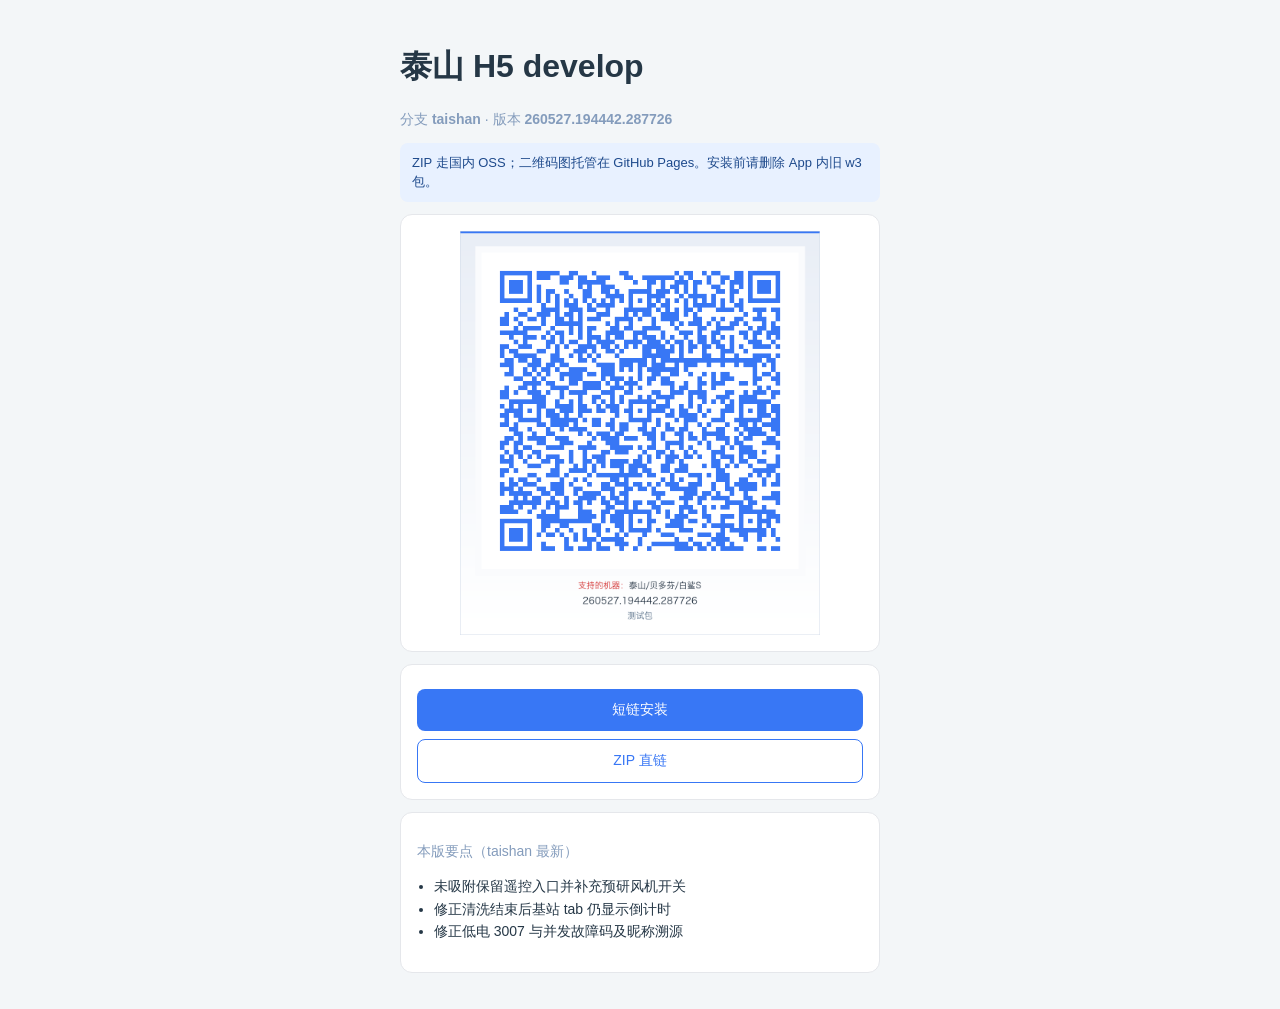
<file: taishan-debug/index.html>
<!DOCTYPE html>
<html lang="zh-CN">
<head>
  <meta charset="UTF-8" />
  <meta name="viewport" content="width=device-width, initial-scale=1.0" />
  <title>泰山 develop 260527.194442.287726</title>
  <meta http-equiv="Cache-Control" content="no-cache" />
  <style>
    body { font-family: "PingFang SC", sans-serif; background: #f3f6f8; padding: 24px 16px; margin: 0; color: #253746; }
    .wrap { max-width: 480px; margin: 0 auto; }
    .card { background: #fff; border-radius: 12px; padding: 16px; margin-bottom: 12px; border: 1px solid #e5e7eb; }
    .qr { width: 100%; max-width: 360px; display: block; margin: 0 auto; }
    a { display: block; padding: 12px; margin-top: 8px; border-radius: 8px; text-align: center; text-decoration: none; font-size: 14px; }
    .p { background: #3877f5; color: #fff; }
    .s { background: #fff; color: #3877f5; border: 1px solid #3877f5; }
    .meta { color: #849cbc; font-size: 14px; }
    .tip { background: #e8f1ff; color: #1e4a8c; padding: 10px 12px; border-radius: 8px; font-size: 13px; line-height: 1.5; margin-bottom: 12px; }
    ul { font-size: 14px; line-height: 1.6; padding-left: 1.2em; }
  </style>
</head>
<body>
  <div class="wrap">
    <h1>泰山 H5 develop</h1>
    <p class="meta">分支 <strong>taishan</strong> · 版本 <strong>260527.194442.287726</strong></p>
    <p class="tip">ZIP 走国内 OSS；二维码图托管在 GitHub Pages。安装前请删除 App 内旧 w3 包。</p>
    <div class="card">
      <img
        class="qr"
        src="./qr-debug.png?v=260527194442287726"
        alt="安装二维码"
      />
    </div>
    <div class="card">
      <a class="p" href="http://d.9527.com/?name=w3&amp;durl=https%3A%2F%2Ftest-app-package.oss-cn-hangzhou.aliyuncs.com%2Fw3_260527.194442.287726_Debug.zip">短链安装</a>
      <a class="s" href="https://test-app-package.oss-cn-hangzhou.aliyuncs.com/w3_260527.194442.287726_Debug.zip">ZIP 直链</a>
    </div>
    <div class="card">
      <p class="meta">本版要点（taishan 最新）</p>
      <ul>
        <li>未吸附保留遥控入口并补充预研风机开关</li>
        <li>修正清洗结束后基站 tab 仍显示倒计时</li>
        <li>修正低电 3007 与并发故障码及昵称溯源</li>
      </ul>
    </div>
  </div>
</body>
</html>
</file>
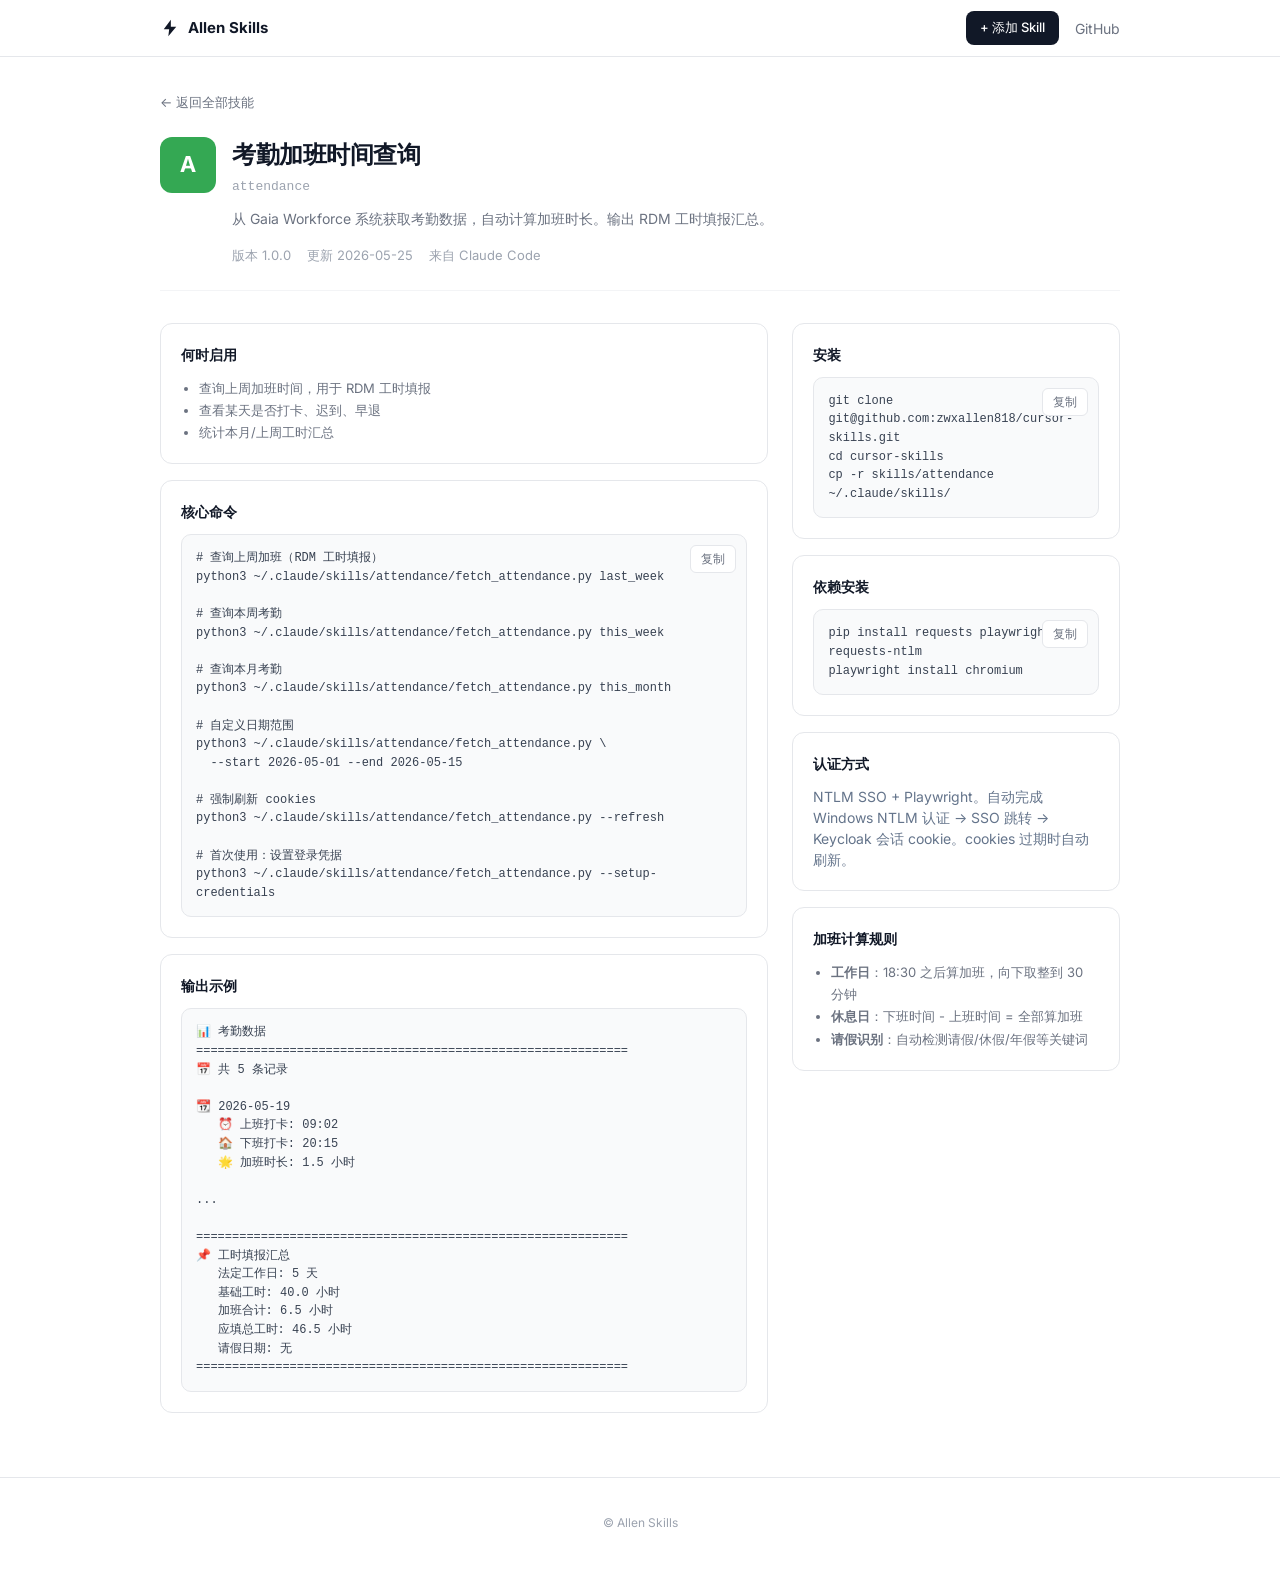
<file: skills/attendance/index.html>
<!DOCTYPE html>
<html lang="zh-CN">
<head>
  <meta charset="UTF-8" />
  <meta name="viewport" content="width=device-width, initial-scale=1.0" />
  <title>attendance — Allen Skills</title>
  <link rel="preconnect" href="https://fonts.googleapis.com" />
  <link rel="preconnect" href="https://fonts.gstatic.com" crossorigin />
  <link href="https://fonts.googleapis.com/css2?family=Inter:wght@400;500;600;700&display=swap" rel="stylesheet" />
  <link rel="stylesheet" href="../../assets/style.css" />
</head>
<body>
  <header class="site-header">
    <div class="container header-inner">
      <a class="brand" href="../../">
        <svg class="brand-icon" viewBox="0 0 24 24" fill="none"><path d="M13 2L4.5 13.5H11L10 22L19.5 10.5H13L13 2Z" fill="currentColor"/></svg>
        <span class="brand-text">Allen Skills</span>
      </a>
      <div class="header-actions">
        <a href="https://github.com/zwxallen818/cursor-skills" class="btn-publish" target="_blank" rel="noopener">+ 添加 Skill</a>
        <a href="https://github.com/zwxallen818/cursor-skills" class="header-link" target="_blank" rel="noopener">GitHub</a>
      </div>
    </div>
  </header>

  <main class="detail-page">
    <div class="container">
      <a class="back-link" href="../../">← 返回全部技能</a>
      <section class="detail-hero">
        <div class="detail-header">
          <div class="detail-icon" style="background:#34a853">A</div>
          <div>
            <h1 class="detail-title">考勤加班时间查询</h1>
            <p class="detail-id">attendance</p>
            <p class="detail-desc">从 Gaia Workforce 系统获取考勤数据，自动计算加班时长。输出 RDM 工时填报汇总。</p>
            <div class="detail-meta-row">
              <span>版本 1.0.0</span><span>更新 2026-05-25</span><span>来自 Claude Code</span>
            </div>
          </div>
        </div>
      </section>
      <div class="detail-grid">
        <div>
          <section class="panel" style="margin-bottom:16px"><h2>何时启用</h2><ul>
            <li>查询上周加班时间，用于 RDM 工时填报</li>
            <li>查看某天是否打卡、迟到、早退</li>
            <li>统计本月/上周工时汇总</li>
          </ul></section>
          <section class="panel" style="margin-bottom:16px"><h2>核心命令</h2><div class="code-block"><button class="copy-btn" data-copy="cmds">复制</button>
<pre id="cmd-cmds"># 查询上周加班（RDM 工时填报）
python3 ~/.claude/skills/attendance/fetch_attendance.py last_week

# 查询本周考勤
python3 ~/.claude/skills/attendance/fetch_attendance.py this_week

# 查询本月考勤
python3 ~/.claude/skills/attendance/fetch_attendance.py this_month

# 自定义日期范围
python3 ~/.claude/skills/attendance/fetch_attendance.py \
  --start 2026-05-01 --end 2026-05-15

# 强制刷新 cookies
python3 ~/.claude/skills/attendance/fetch_attendance.py --refresh

# 首次使用：设置登录凭据
python3 ~/.claude/skills/attendance/fetch_attendance.py --setup-credentials</pre></div></section>
          <section class="panel"><h2>输出示例</h2><div class="code-block"><pre>📊 考勤数据
============================================================
📅 共 5 条记录

📆 2026-05-19
   ⏰ 上班打卡: 09:02
   🏠 下班打卡: 20:15
   🌟 加班时长: 1.5 小时

...

============================================================
📌 工时填报汇总
   法定工作日: 5 天
   基础工时: 40.0 小时
   加班合计: 6.5 小时
   应填总工时: 46.5 小时
   请假日期: 无
============================================================</pre></div></section>
        </div>
        <div>
          <section class="panel" style="margin-bottom:16px"><h2>安装</h2>
            <div class="code-block"><button class="copy-btn" data-copy="global">复制</button>
            <pre id="cmd-global">git clone git@github.com:zwxallen818/cursor-skills.git
cd cursor-skills
cp -r skills/attendance ~/.claude/skills/</pre></div>
          </section>
          <section class="panel" style="margin-bottom:16px"><h2>依赖安装</h2>
            <div class="code-block"><button class="copy-btn" data-copy="deps">复制</button>
            <pre id="cmd-deps">pip install requests playwright requests-ntlm
playwright install chromium</pre></div>
          </section>
          <section class="panel" style="margin-bottom:16px"><h2>认证方式</h2>
            <p style="margin:0;font-size:14px;color:var(--muted,#64748b)">NTLM SSO + Playwright。自动完成 Windows NTLM 认证 → SSO 跳转 → Keycloak 会话 cookie。cookies 过期时自动刷新。</p>
          </section>
          <section class="panel"><h2>加班计算规则</h2><ul>
            <li><strong>工作日</strong>：18:30 之后算加班，向下取整到 30 分钟</li>
            <li><strong>休息日</strong>：下班时间 - 上班时间 = 全部算加班</li>
            <li><strong>请假识别</strong>：自动检测请假/休假/年假等关键词</li>
          </ul></section>
        </div>
      </div>
    </div>
  </main>
  <footer class="site-footer"><div class="container footer-inner"><p>© Allen Skills</p></div></footer>
  <script>
    document.querySelectorAll('.copy-btn').forEach(btn => btn.addEventListener('click', async () => {
      const text = document.getElementById('cmd-' + btn.dataset.copy).textContent;
      try { await navigator.clipboard.writeText(text); btn.textContent = '已复制'; setTimeout(() => btn.textContent = '复制', 1500); } catch { btn.textContent = '失败'; }
    }));
  </script>
</body></html>
</file>
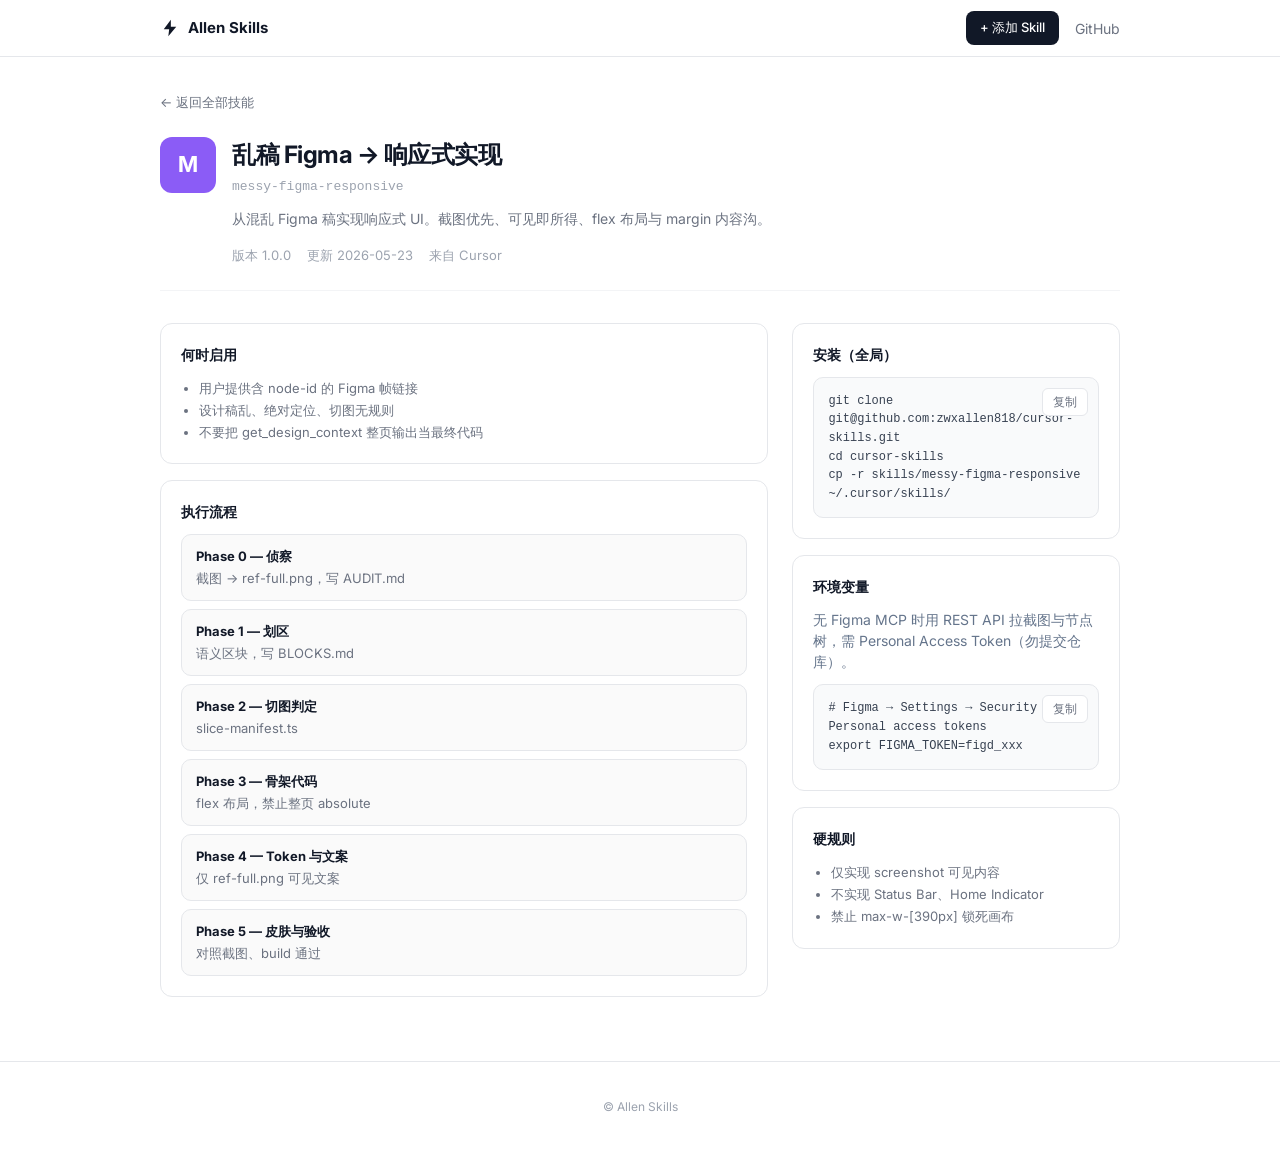
<file: skills/messy-figma-responsive/index.html>
<!DOCTYPE html>
<html lang="zh-CN">
<head>
  <meta charset="UTF-8" />
  <meta name="viewport" content="width=device-width, initial-scale=1.0" />
  <title>messy-figma-responsive — Allen Skills</title>
  <link rel="preconnect" href="https://fonts.googleapis.com" />
  <link rel="preconnect" href="https://fonts.gstatic.com" crossorigin />
  <link href="https://fonts.googleapis.com/css2?family=Inter:wght@400;500;600;700&display=swap" rel="stylesheet" />
  <link rel="stylesheet" href="../../assets/style.css" />
</head>
<body>
  <header class="site-header">
    <div class="container header-inner">
      <a class="brand" href="../../">
        <svg class="brand-icon" viewBox="0 0 24 24" fill="none"><path d="M13 2L4.5 13.5H11L10 22L19.5 10.5H13L13 2Z" fill="currentColor"/></svg>
        <span class="brand-text">Allen Skills</span>
      </a>
      <div class="header-actions">
        <a href="https://github.com/zwxallen818/cursor-skills" class="btn-publish" target="_blank" rel="noopener">+ 添加 Skill</a>
        <a href="https://github.com/zwxallen818/cursor-skills" class="header-link" target="_blank" rel="noopener">GitHub</a>
      </div>
    </div>
  </header>

  <main class="detail-page">
    <div class="container">
      <a class="back-link" href="../../">← 返回全部技能</a>
      <section class="detail-hero">
        <div class="detail-header">
          <div class="detail-icon" style="background:#8b5cf6">M</div>
          <div>
            <h1 class="detail-title">乱稿 Figma → 响应式实现</h1>
            <p class="detail-id">messy-figma-responsive</p>
            <p class="detail-desc">从混乱 Figma 稿实现响应式 UI。截图优先、可见即所得、flex 布局与 margin 内容沟。</p>
            <div class="detail-meta-row">
              <span>版本 1.0.0</span><span>更新 2026-05-23</span><span>来自 Cursor</span>
            </div>
          </div>
        </div>
      </section>
      <div class="detail-grid">
        <div>
          <section class="panel" style="margin-bottom:16px"><h2>何时启用</h2><ul>
            <li>用户提供含 node-id 的 Figma 帧链接</li>
            <li>设计稿乱、绝对定位、切图无规则</li>
            <li>不要把 get_design_context 整页输出当最终代码</li>
          </ul></section>
          <section class="panel"><h2>执行流程</h2><div class="phase-list">
            <div class="phase-item"><strong>Phase 0 — 侦察</strong><span>截图 → ref-full.png，写 AUDIT.md</span></div>
            <div class="phase-item"><strong>Phase 1 — 划区</strong><span>语义区块，写 BLOCKS.md</span></div>
            <div class="phase-item"><strong>Phase 2 — 切图判定</strong><span>slice-manifest.ts</span></div>
            <div class="phase-item"><strong>Phase 3 — 骨架代码</strong><span>flex 布局，禁止整页 absolute</span></div>
            <div class="phase-item"><strong>Phase 4 — Token 与文案</strong><span>仅 ref-full.png 可见文案</span></div>
            <div class="phase-item"><strong>Phase 5 — 皮肤与验收</strong><span>对照截图、build 通过</span></div>
          </div></section>
        </div>
        <div>
          <section class="panel" style="margin-bottom:16px"><h2>安装（全局）</h2>
            <div class="code-block"><button class="copy-btn" data-copy="global">复制</button>
            <pre id="cmd-global">git clone git@github.com:zwxallen818/cursor-skills.git
cd cursor-skills
cp -r skills/messy-figma-responsive ~/.cursor/skills/</pre></div>
          </section>
          <section class="panel" style="margin-bottom:16px"><h2>环境变量</h2>
            <p style="margin:0 0 12px;font-size:14px;color:var(--muted,#64748b)">无 Figma MCP 时用 REST API 拉截图与节点树，需 Personal Access Token（勿提交仓库）。</p>
            <div class="code-block"><button class="copy-btn" data-copy="token">复制</button>
            <pre id="cmd-token"># Figma → Settings → Security → Personal access tokens
export FIGMA_TOKEN=figd_xxx</pre></div>
          </section>
          <section class="panel"><h2>硬规则</h2><ul>
            <li>仅实现 screenshot 可见内容</li>
            <li>不实现 Status Bar、Home Indicator</li>
            <li>禁止 max-w-[390px] 锁死画布</li>
          </ul></section>
        </div>
      </div>
    </div>
  </main>
  <footer class="site-footer"><div class="container footer-inner"><p>© Allen Skills</p></div></footer>
  <script>
    document.querySelectorAll('.copy-btn').forEach(btn => btn.addEventListener('click', async () => {
      const text = document.getElementById('cmd-' + btn.dataset.copy).textContent;
      try { await navigator.clipboard.writeText(text); btn.textContent = '已复制'; setTimeout(() => btn.textContent = '复制', 1500); } catch { btn.textContent = '失败'; }
    }));
  </script>
</body></html>
</file>
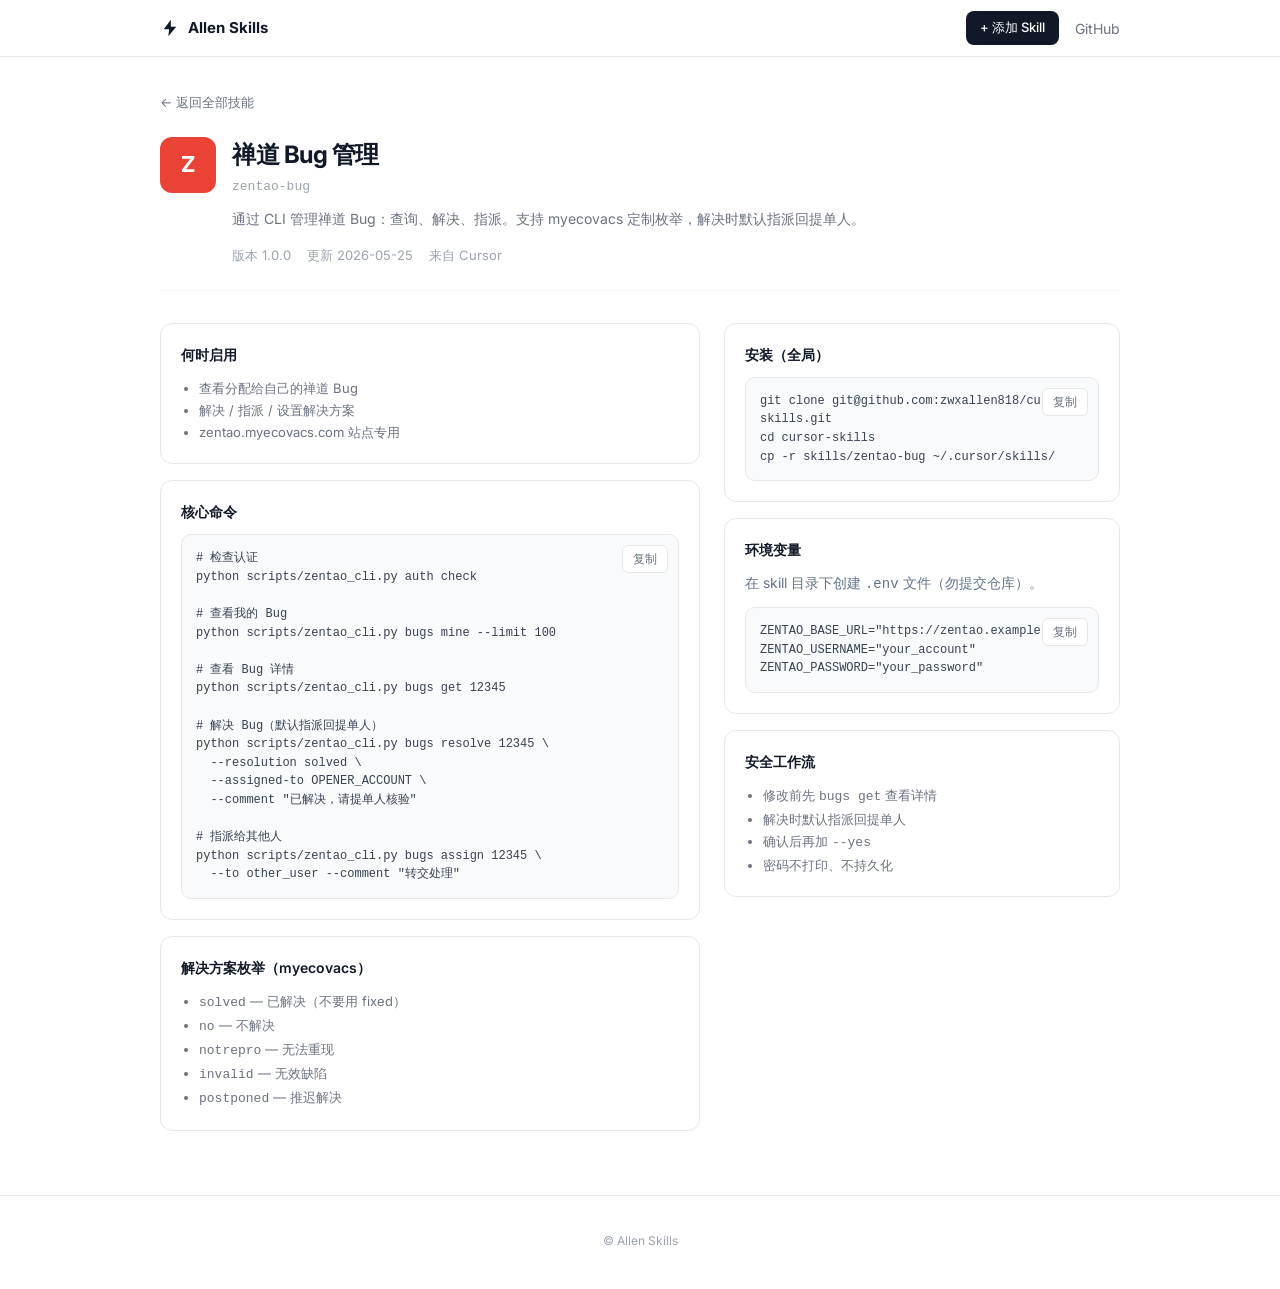
<file: skills/zentao-bug/index.html>
<!DOCTYPE html>
<html lang="zh-CN">
<head>
  <meta charset="UTF-8" />
  <meta name="viewport" content="width=device-width, initial-scale=1.0" />
  <title>zentao-bug — Allen Skills</title>
  <link rel="preconnect" href="https://fonts.googleapis.com" />
  <link rel="preconnect" href="https://fonts.gstatic.com" crossorigin />
  <link href="https://fonts.googleapis.com/css2?family=Inter:wght@400;500;600;700&display=swap" rel="stylesheet" />
  <link rel="stylesheet" href="../../assets/style.css" />
</head>
<body>
  <header class="site-header">
    <div class="container header-inner">
      <a class="brand" href="../../">
        <svg class="brand-icon" viewBox="0 0 24 24" fill="none"><path d="M13 2L4.5 13.5H11L10 22L19.5 10.5H13L13 2Z" fill="currentColor"/></svg>
        <span class="brand-text">Allen Skills</span>
      </a>
      <div class="header-actions">
        <a href="https://github.com/zwxallen818/cursor-skills" class="btn-publish" target="_blank" rel="noopener">+ 添加 Skill</a>
        <a href="https://github.com/zwxallen818/cursor-skills" class="header-link" target="_blank" rel="noopener">GitHub</a>
      </div>
    </div>
  </header>

  <main class="detail-page">
    <div class="container">
      <a class="back-link" href="../../">← 返回全部技能</a>
      <section class="detail-hero">
        <div class="detail-header">
          <div class="detail-icon" style="background:#ea4335">Z</div>
          <div>
            <h1 class="detail-title">禅道 Bug 管理</h1>
            <p class="detail-id">zentao-bug</p>
            <p class="detail-desc">通过 CLI 管理禅道 Bug：查询、解决、指派。支持 myecovacs 定制枚举，解决时默认指派回提单人。</p>
            <div class="detail-meta-row">
              <span>版本 1.0.0</span><span>更新 2026-05-25</span><span>来自 Cursor</span>
            </div>
          </div>
        </div>
      </section>
      <div class="detail-grid">
        <div>
          <section class="panel" style="margin-bottom:16px"><h2>何时启用</h2><ul>
            <li>查看分配给自己的禅道 Bug</li>
            <li>解决 / 指派 / 设置解决方案</li>
            <li>zentao.myecovacs.com 站点专用</li>
          </ul></section>
          <section class="panel" style="margin-bottom:16px"><h2>核心命令</h2><div class="code-block"><button class="copy-btn" data-copy="cmds">复制</button>
<pre id="cmd-cmds"># 检查认证
python scripts/zentao_cli.py auth check

# 查看我的 Bug
python scripts/zentao_cli.py bugs mine --limit 100

# 查看 Bug 详情
python scripts/zentao_cli.py bugs get 12345

# 解决 Bug（默认指派回提单人）
python scripts/zentao_cli.py bugs resolve 12345 \
  --resolution solved \
  --assigned-to OPENER_ACCOUNT \
  --comment "已解决，请提单人核验"

# 指派给其他人
python scripts/zentao_cli.py bugs assign 12345 \
  --to other_user --comment "转交处理"</pre></div></section>
          <section class="panel"><h2>解决方案枚举（myecovacs）</h2><ul>
            <li><code>solved</code> — 已解决（不要用 fixed）</li>
            <li><code>no</code> — 不解决</li>
            <li><code>notrepro</code> — 无法重现</li>
            <li><code>invalid</code> — 无效缺陷</li>
            <li><code>postponed</code> — 推迟解决</li>
          </ul></section>
        </div>
        <div>
          <section class="panel" style="margin-bottom:16px"><h2>安装（全局）</h2>
            <div class="code-block"><button class="copy-btn" data-copy="global">复制</button>
            <pre id="cmd-global">git clone git@github.com:zwxallen818/cursor-skills.git
cd cursor-skills
cp -r skills/zentao-bug ~/.cursor/skills/</pre></div>
          </section>
          <section class="panel" style="margin-bottom:16px"><h2>环境变量</h2>
            <p style="margin:0 0 12px;font-size:14px;color:var(--muted,#64748b)">在 skill 目录下创建 <code>.env</code> 文件（勿提交仓库）。</p>
            <div class="code-block"><button class="copy-btn" data-copy="env">复制</button>
            <pre id="cmd-env">ZENTAO_BASE_URL="https://zentao.example.com/"
ZENTAO_USERNAME="your_account"
ZENTAO_PASSWORD="your_password"</pre></div>
          </section>
          <section class="panel"><h2>安全工作流</h2><ul>
            <li>修改前先 <code>bugs get</code> 查看详情</li>
            <li>解决时默认指派回提单人</li>
            <li>确认后再加 <code>--yes</code></li>
            <li>密码不打印、不持久化</li>
          </ul></section>
        </div>
      </div>
    </div>
  </main>
  <footer class="site-footer"><div class="container footer-inner"><p>© Allen Skills</p></div></footer>
  <script>
    document.querySelectorAll('.copy-btn').forEach(btn => btn.addEventListener('click', async () => {
      const text = document.getElementById('cmd-' + btn.dataset.copy).textContent;
      try { await navigator.clipboard.writeText(text); btn.textContent = '已复制'; setTimeout(() => btn.textContent = '复制', 1500); } catch { btn.textContent = '失败'; }
    }));
  </script>
</body></html>
</file>
<file: assets/style.css>
/* Allen Skills — SkillHub light theme */
:root {
  --bg: #ffffff;
  --text: #111827;
  --text-secondary: #6b7280;
  --text-muted: #9ca3af;
  --border: #f3f4f6;
  --border-strong: #e5e7eb;
  --accent: #111827;
  --search-bg: #f9fafb;
  --pill-bg: #f3f4f6;
  --pill-active: #111827;
  --container: 960px;
  --badge-api-bg: #fff7ed;
  --badge-api-text: #ea580c;
  --badge-api-border: #fed7aa;
}

* { box-sizing: border-box; }
html, body { margin: 0; padding: 0; }
body {
  font-family: Inter, -apple-system, BlinkMacSystemFont, "Segoe UI", "PingFang SC", "Microsoft YaHei", sans-serif;
  background: var(--bg);
  color: var(--text);
  line-height: 1.5;
  -webkit-font-smoothing: antialiased;
}

a { color: inherit; text-decoration: none; }
button { font: inherit; cursor: pointer; border: none; background: none; }

.container {
  width: min(100% - 48px, var(--container));
  margin-inline: auto;
}

.site-header {
  position: sticky;
  top: 0;
  z-index: 50;
  background: rgba(255, 255, 255, 0.92);
  backdrop-filter: blur(8px);
  border-bottom: 1px solid var(--border-strong);
}

.header-inner {
  display: flex;
  align-items: center;
  justify-content: space-between;
  height: 56px;
}

.brand {
  display: flex;
  align-items: center;
  gap: 8px;
  font-weight: 700;
  font-size: 15px;
}

.brand-icon { width: 20px; height: 20px; }

.header-actions {
  display: flex;
  align-items: center;
  gap: 16px;
}

.btn-publish {
  display: inline-flex;
  align-items: center;
  height: 34px;
  padding: 0 14px;
  border-radius: 8px;
  background: var(--accent);
  color: #fff;
  font-size: 13px;
  font-weight: 500;
  transition: opacity 0.15s;
}
.btn-publish:hover { opacity: 0.85; }

.header-link { font-size: 14px; color: var(--text-secondary); }
.header-link:hover { color: var(--text); }

.main-content { padding: 40px 0 64px; }

.page-title {
  margin: 0;
  font-size: 28px;
  font-weight: 700;
  letter-spacing: -0.02em;
}

.page-subtitle {
  margin: 8px 0 0;
  font-size: 14px;
  color: var(--text-secondary);
}

.page-count {
  margin: 4px 0 0;
  font-size: 13px;
  color: var(--text-muted);
}

.search-wrap { position: relative; margin-top: 24px; }

.search-icon {
  position: absolute;
  left: 14px;
  top: 50%;
  transform: translateY(-50%);
  width: 16px;
  height: 16px;
  color: var(--text-muted);
  pointer-events: none;
}

#search-input {
  width: 100%;
  height: 40px;
  padding: 0 14px 0 40px;
  border: 1px solid var(--border-strong);
  border-radius: 10px;
  background: var(--search-bg);
  color: var(--text);
  font-size: 14px;
  outline: none;
}
#search-input::placeholder { color: var(--text-muted); }
#search-input:focus {
  border-color: #d1d5db;
  box-shadow: 0 0 0 3px rgba(17, 24, 39, 0.06);
  background: #fff;
}

.category-tabs {
  display: flex;
  flex-wrap: wrap;
  gap: 8px;
  margin-top: 20px;
}

.tab-btn {
  padding: 6px 14px;
  border-radius: 999px;
  font-size: 13px;
  font-weight: 500;
  color: var(--text-secondary);
  background: var(--pill-bg);
  transition: all 0.15s;
}
.tab-btn:hover { color: var(--text); background: #e5e7eb; }
.tab-btn.active { color: #fff; background: var(--pill-active); }

.skills-list { margin-top: 8px; }

.skill-row {
  display: flex;
  align-items: center;
  gap: 16px;
  padding: 20px 4px;
  border-bottom: 1px solid var(--border);
  transition: background 0.12s;
}
.skill-row:hover { background: #fafafa; }

.skill-icon {
  flex-shrink: 0;
  width: 44px;
  height: 44px;
  border-radius: 10px;
  display: grid;
  place-items: center;
  font-size: 18px;
  font-weight: 700;
  color: #fff;
}

.skill-body { flex: 1; min-width: 0; }

.skill-title-row {
  display: flex;
  align-items: center;
  flex-wrap: wrap;
  gap: 8px;
}

.skill-title {
  margin: 0;
  font-size: 15px;
  font-weight: 600;
  line-height: 1.4;
}

.badge-api {
  display: inline-flex;
  align-items: center;
  gap: 4px;
  padding: 2px 8px;
  border-radius: 6px;
  font-size: 11px;
  font-weight: 500;
  color: var(--badge-api-text);
  background: var(--badge-api-bg);
  border: 1px solid var(--badge-api-border);
}
.badge-api svg { width: 12px; height: 12px; }

.skill-desc {
  margin: 4px 0 0;
  font-size: 13px;
  color: var(--text-secondary);
  line-height: 1.55;
  display: -webkit-box;
  -webkit-line-clamp: 2;
  -webkit-box-orient: vertical;
  overflow: hidden;
}

.skill-meta {
  flex-shrink: 0;
  display: flex;
  align-items: center;
  gap: 20px;
  font-size: 13px;
  color: var(--text-muted);
  white-space: nowrap;
}

.meta-item {
  display: inline-flex;
  align-items: center;
  gap: 4px;
}
.meta-item svg { width: 14px; height: 14px; opacity: 0.7; }

@media (max-width: 720px) {
  .skill-row { flex-wrap: wrap; align-items: flex-start; }
  .skill-meta {
    width: 100%;
    padding-left: 60px;
    gap: 12px;
    flex-wrap: wrap;
    white-space: normal;
  }
}

.empty-state {
  text-align: center;
  padding: 64px 0;
  color: var(--text-muted);
  font-size: 14px;
}
.hidden { display: none !important; }

.btn-text {
  margin-top: 8px;
  color: var(--text-secondary);
  font-size: 13px;
  text-decoration: underline;
  text-underline-offset: 2px;
}

.site-footer {
  border-top: 1px solid var(--border-strong);
  padding: 24px 0 32px;
  color: var(--text-muted);
  font-size: 12px;
}
.footer-inner { text-align: center; }

.detail-page { padding: 32px 0 64px; }
.back-link { display: inline-flex; font-size: 13px; color: var(--text-secondary); margin-bottom: 24px; }
.back-link:hover { color: var(--text); }
.detail-hero { padding-bottom: 24px; border-bottom: 1px solid var(--border); margin-bottom: 32px; }
.detail-header { display: flex; align-items: flex-start; gap: 16px; }
.detail-icon { width: 56px; height: 56px; border-radius: 12px; display: grid; place-items: center; font-size: 22px; font-weight: 700; color: #fff; flex-shrink: 0; }
.detail-title { margin: 0; font-size: 24px; font-weight: 700; letter-spacing: -0.02em; }
.detail-id { margin: 4px 0 0; font-size: 13px; color: var(--text-muted); font-family: ui-monospace, Menlo, monospace; }
.detail-desc { margin: 12px 0 0; font-size: 14px; color: var(--text-secondary); line-height: 1.6; max-width: 640px; }
.detail-meta-row { display: flex; flex-wrap: wrap; gap: 16px; margin-top: 16px; font-size: 13px; color: var(--text-muted); }
.detail-grid { display: grid; grid-template-columns: 1fr; gap: 24px; }
@media (min-width: 768px) { .detail-grid { grid-template-columns: 1.3fr 0.7fr; } }
.panel { border: 1px solid var(--border-strong); border-radius: 12px; padding: 20px; }
.panel h2 { margin: 0 0 12px; font-size: 14px; font-weight: 600; }
.panel ul { margin: 0; padding-left: 18px; color: var(--text-secondary); font-size: 13px; line-height: 1.7; }
.phase-list { display: grid; gap: 8px; }
.phase-item { border: 1px solid var(--border-strong); border-radius: 10px; padding: 12px 14px; background: #fafafa; font-size: 13px; }
.phase-item strong { display: block; margin-bottom: 2px; }
.phase-item span { color: var(--text-secondary); }
.code-block { position: relative; margin-top: 10px; border-radius: 10px; background: #f9fafb; border: 1px solid var(--border-strong); padding: 14px; }
.code-block pre { margin: 0; font-family: ui-monospace, Menlo, monospace; font-size: 12px; line-height: 1.55; color: #374151; white-space: pre-wrap; }
.copy-btn { position: absolute; top: 10px; right: 10px; font-size: 12px; padding: 4px 10px; border-radius: 6px; border: 1px solid var(--border-strong); background: #fff; color: var(--text-secondary); }
.copy-btn:hover { color: var(--text); }
</file>
